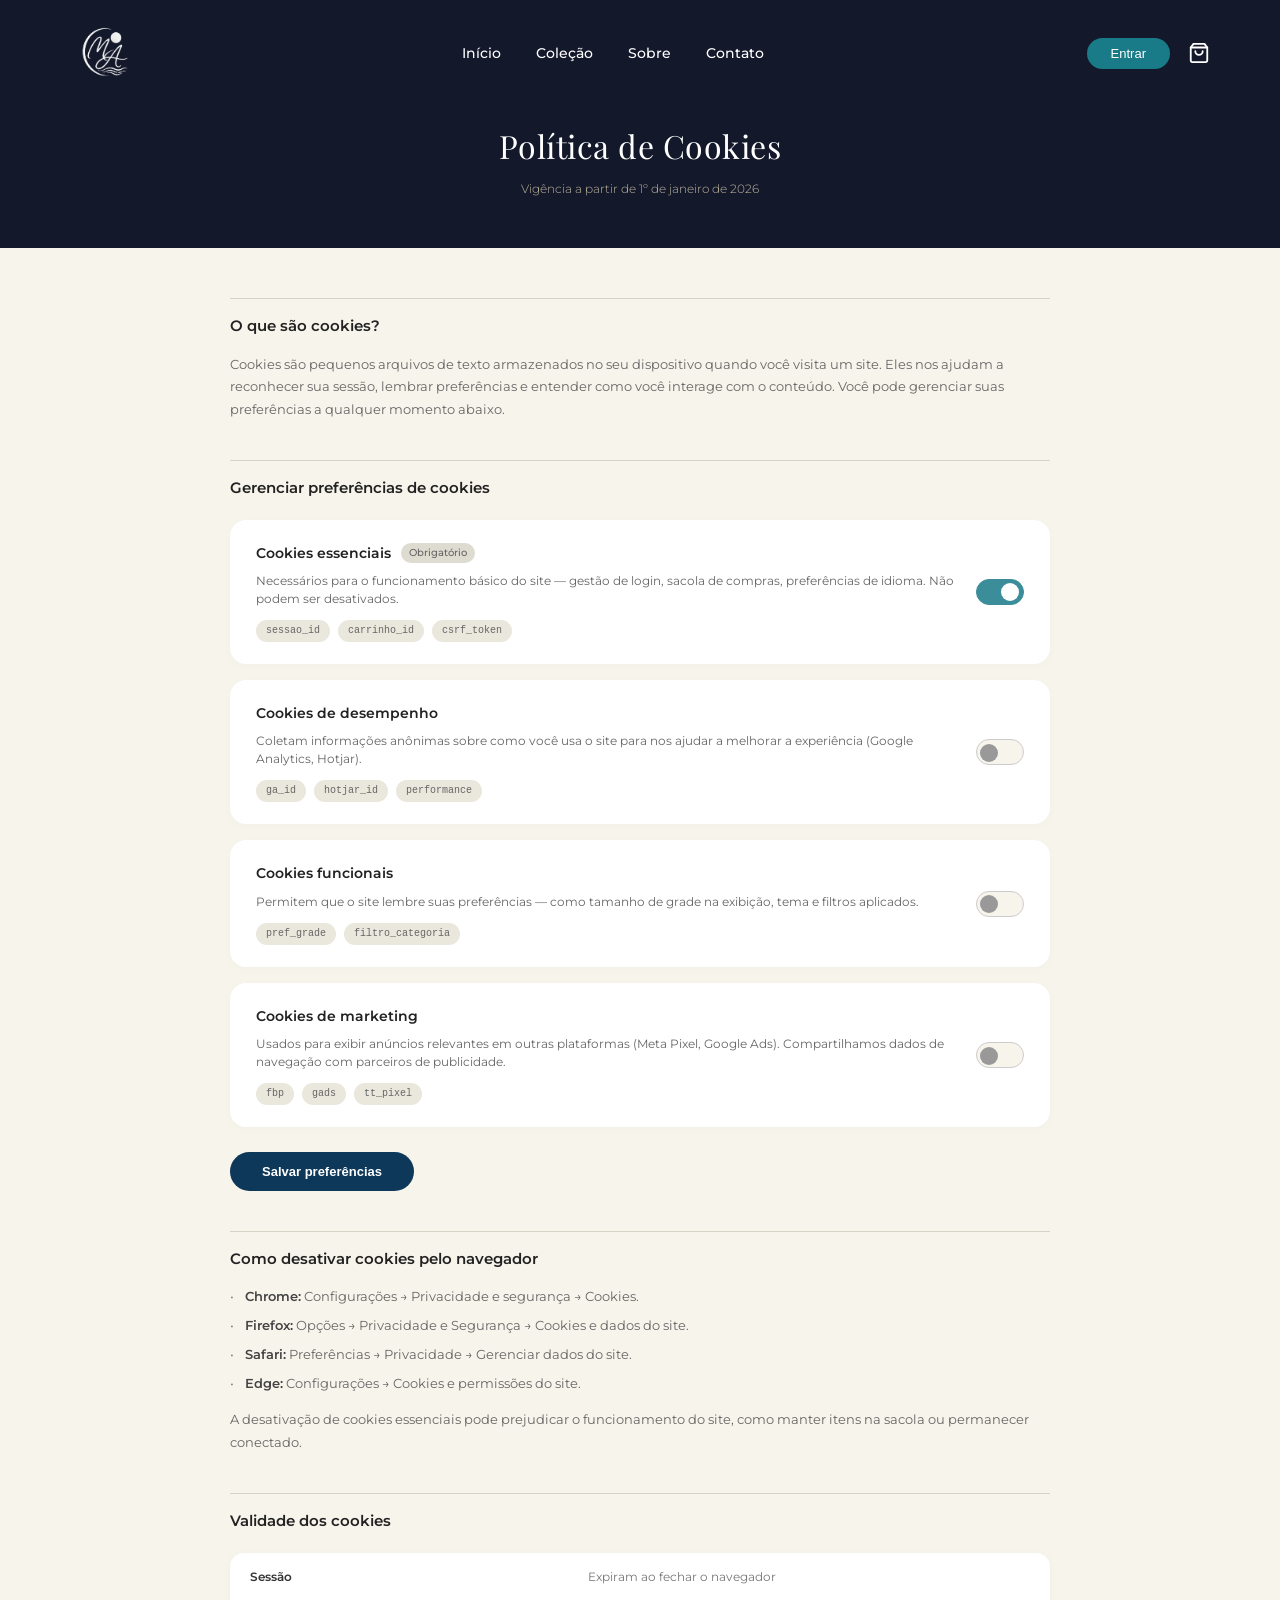
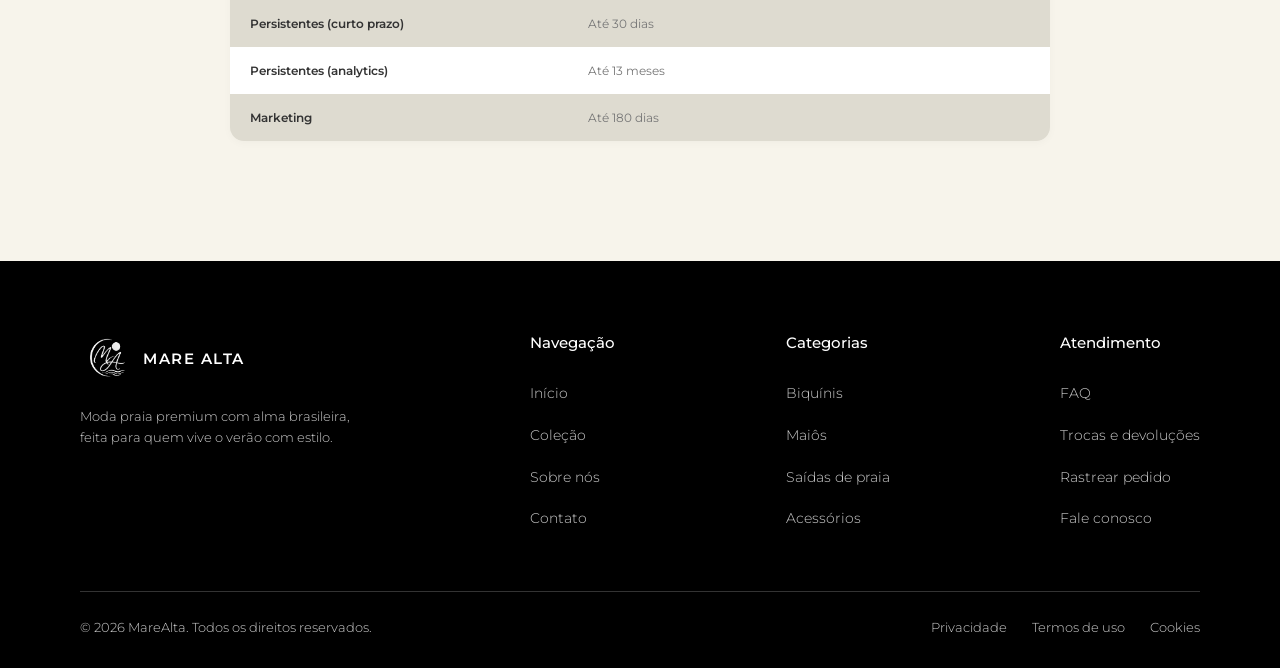
<file: HTML/cookies.html>
<!DOCTYPE html>
<html lang="pt-BR">
<head>
  <meta charset="UTF-8">
  <meta name="viewport" content="width=device-width, initial-scale=1.0">
  <title>Política de Cookies - MaréAlta</title>
  
  <link rel="preconnect" href="https://fonts.googleapis.com">
  <link rel="preconnect" href="https://fonts.gstatic.com" crossorigin>
  <link href="https://fonts.googleapis.com/css2?family=Montserrat:wght@300;400;500;600;700&family=Playfair+Display:ital,wght@0,500;0,600;1,400&display=swap" rel="stylesheet">
  
  <link rel="stylesheet" href="../CSS/cookies.css">
</head>
<body>

  <header id="cabecalho-principal">
    <div class="container-cabecalho">
      <a href="../index.html" class="logo">
        <img src="../imgs/seunome.png" alt="MaréAlta" class="icone-logo" id="header-logo">
      </a>

      <nav class="menu-navegacao">
        <a href="../index.html">Início</a>
        <a href="carrinho.html">Coleção</a>
        <a href="sobre.html">Sobre</a>
        <a href="../index.html#contato">Contato</a>
      </nav>

      <div class="acoes-cabecalho">
        <button class="botao-entrar">Entrar</button>
        <button class="botao-carrinho" aria-label="Carrinho de compras">
          <svg width="22" height="22" viewBox="0 0 24 24" fill="none" stroke="currentColor" stroke-width="2" stroke-linecap="round" stroke-linejoin="round">
            <path d="M6 2L3 6v14a2 2 0 0 0 2 2h14a2 2 0 0 0 2-2V6l-3-4z"></path>
            <line x1="3" y1="6" x2="21" y2="6"></line>
            <path d="M16 10a4 4 0 0 1-8 0"></path>
          </svg>
        </button>
      </div>
    </div>
  </header>

  <section class="banner-cookies">
    <div class="container-banner">
      <h1>Política de Cookies</h1>
      <p class="data-atualizacao">Vigência a partir de 1º de janeiro de 2026</p>
    </div>
  </section>

  <main class="conteudo-cookies">
    <div class="container-texto">

      <section class="topico-cookies">
        <h2>O que são cookies?</h2>
        <p>Cookies são pequenos arquivos de texto armazenados no seu dispositivo quando você visita um site. Eles nos ajudam a reconhecer sua sessão, lembrar preferências e entender como você interage com o conteúdo. Você pode gerenciar suas preferências a qualquer momento abaixo.</p>
      </section>

      <section class="topico-cookies">
        <h2>Gerenciar preferências de cookies</h2>
        
        <div class="lista-cards-cookies">
          
          <div class="card-cookie">
            <div class="card-info">
              <h3>Cookies essenciais <span class="badge-obrigatorio">Obrigatório</span></h3>
              <p>Necessários para o funcionamento básico do site — gestão de login, sacola de compras, preferências de idioma. Não podem ser desativados.</p>
              <div class="tag-list">
                <span class="tag-item">sessao_id</span>
                <span class="tag-item">carrinho_id</span>
                <span class="tag-item">csrf_token</span>
              </div>
            </div>
            <div class="card-acao">
              <label class="switch">
                <input type="checkbox" checked disabled aria-label="Cookies essenciais obrigatórios">
                <span class="slider"></span>
              </label>
            </div>
          </div>

          <div class="card-cookie">
            <div class="card-info">
              <h3>Cookies de desempenho</h3>
              <p>Coletam informações anônimas sobre como você usa o site para nos ajudar a melhorar a experiência (Google Analytics, Hotjar).</p>
              <div class="tag-list">
                <span class="tag-item">ga_id</span>
                <span class="tag-item">hotjar_id</span>
                <span class="tag-item">performance</span>
              </div>
            </div>
            <div class="card-acao">
              <label class="switch">
                <input type="checkbox" id="cookie-desempenho" aria-label="Ativar cookies de desempenho">
                <span class="slider"></span>
              </label>
            </div>
          </div>

          <div class="card-cookie">
            <div class="card-info">
              <h3>Cookies funcionais</h3>
              <p>Permitem que o site lembre suas preferências — como tamanho de grade na exibição, tema e filtros aplicados.</p>
              <div class="tag-list">
                <span class="tag-item">pref_grade</span>
                <span class="tag-item">filtro_categoria</span>
              </div>
            </div>
            <div class="card-acao">
              <label class="switch">
                <input type="checkbox" id="cookie-funcionais" aria-label="Ativar cookies funcionais">
                <span class="slider"></span>
              </label>
            </div>
          </div>

          <div class="card-cookie">
            <div class="card-info">
              <h3>Cookies de marketing</h3>
              <p>Usados para exibir anúncios relevantes em outras plataformas (Meta Pixel, Google Ads). Compartilhamos dados de navegação com parceiros de publicidade.</p>
              <div class="tag-list">
                <span class="tag-item">fbp</span>
                <span class="tag-item">gads</span>
                <span class="tag-item">tt_pixel</span>
              </div>
            </div>
            <div class="card-acao">
              <label class="switch">
                <input type="checkbox" id="cookie-marketing" aria-label="Ativar cookies de marketing">
                <span class="slider"></span>
              </label>
            </div>
          </div>

        </div>

        <button type="button" class="btn-salvar-preferencias">Salvar preferências</button>
      </section>

      <section class="topico-cookies">
        <h2>Como desativar cookies pelo navegador</h2>
        <ul class="lista-instrucoes-navegador">
          <li><strong>Chrome:</strong> Configurações → Privacidade e segurança → Cookies.</li>
          <li><strong>Firefox:</strong> Opções → Privacidade e Segurança → Cookies e dados do site.</li>
          <li><strong>Safari:</strong> Preferências → Privacidade → Gerenciar dados do site.</li>
          <li><strong>Edge:</strong> Configurações → Cookies e permissões do site.</li>
        </ul>
        <p class="nota-desativacao">A desativação de cookies essenciais pode prejudicar o funcionamento do site, como manter itens na sacola ou permanecer conectado.</p>
      </section>

      <section class="topico-cookies">
        <h2>Validade dos cookies</h2>
        
        <div class="tabela-validade">
          <div class="linha-tabela linha-impar">
            <div class="coluna-tipo">Sessão</div>
            <div class="coluna-prazo">Expiram ao fechar o navegador</div>
          </div>
          <div class="linha-tabela linha-par">
            <div class="coluna-tipo">Persistentes (curto prazo)</div>
            <div class="coluna-prazo">Até 30 dias</div>
          </div>
          <div class="linha-tabela linha-impar">
            <div class="coluna-tipo">Persistentes (analytics)</div>
            <div class="coluna-prazo">Até 13 meses</div>
          </div>
          <div class="linha-tabela linha-par">
            <div class="coluna-tipo">Marketing</div>
            <div class="coluna-prazo">Até 180 dias</div>
          </div>
        </div>
      </section>

    </div>
  </main>

  <footer class="rodape-principal">
    <div class="container-rodape">
      <div class="grid-rodape">
        <div class="coluna-logo-rodape">
          <div class="brand-rodape" style="display: flex; align-items: center; gap: 8px;">
            <img src="../imgs/seunome.png" alt="Logo Maré Alta" style="height: 55px; width: auto; object-fit: contain;">
            <span class="texto-brand-rodape">MARE ALTA</span>
          </div>
          <p class="descricao-rodape">
            Moda praia premium com alma brasileira, feita para quem vive o verão com estilo.
          </p>
        </div>
        <div class="coluna-links-rodape">
          <h4>Navegação</h4>
          <ul>
            <li><a href="../index.html#inicio">Início</a></li>
            <li><a href="colecao.html">Coleção</a></li>
            <li><a href="Sobre.html">Sobre nós</a></li>
            <li><a href="../index.html#contato">Contato</a></li>
          </ul>
        </div>
        <div class="coluna-links-rodape">
          <h4>Categorias</h4>
          <ul>
            <li><a href="../index.html#categorias">Biquínis</a></li>
            <li><a href="../index.html#categorias">Maiôs</a></li>
            <li><a href="../index.html#categorias">Saídas de praia</a></li>
            <li><a href="../index.html#categorias">Acessórios</a></li>
          </ul>
        </div>
        <div class="coluna-links-rodape">
          <h4>Atendimento</h4>
          <ul>
            <li><a href="../index.html#contato">FAQ</a></li>
            <li><a href="../index.html#contato">Trocas e devoluções</a></li>
            <li><a href="rastreio.html">Rastrear pedido</a></li>
            <li><a href="../index.html#contato">Fale conosco</a></li>
          </ul>
        </div>
      </div>
      <div class="linha-divisor-rodape"></div>
      <div class="rodape-bottom">
        <p>© 2026 MareAlta. Todos os direitos reservados.</p>
        <div class="links-legais-rodape">
          <a href="privacidade.html">Privacidade</a>
          <a href="termos.html">Termos de uso</a>
          <a href="cookies.html">Cookies</a>
        </div>
      </div>
    </div>
  </footer>

  <div id="modal-auth" class="modal-sobreposicao">
    <div class="modal-conteudo">
      <button id="fechar-modal" class="btn-fechar" aria-label="Fechar modal">×</button>
      
      <div id="container-abas" class="modal-abas">
        <button class="aba-btn ativo" data-tab="login">Entrar</button>
        <button class="aba-btn" data-tab="cadastro">Cadastrar</button>
      </div>

      <div id="tab-login" class="conteudo-aba ativo">
        <form id="form-login">
          <div class="campo-grupo">
            <label for="login-email">E-mail</label>
            <input type="email" id="login-email" placeholder="seu@email.com" required>
          </div>
          <div class="campo-grupo">
            <label for="login-senha">Senha</label>
            <div class="wrapper-senha">
              <input type="password" id="login-senha" placeholder="Sua senha" required>
              <button type="button" class="btn-toggle-senha" aria-label="Mostrar senha"></button>
            </div>
          </div>
          <a href="#" id="link-ir-recuperar" class="link-esqueceu-senha">Esqueceu sua senha?</a>
          <button type="submit" id="btn-login-submit" class="btn-submit">Entrar</button>
        </form>
      </div>

      <div id="tab-cadastro" class="conteudo-aba">
        <form id="form-cadastro">
          <div class="campo-grupo">
            <label for="cad-nome">Nome Completo</label>
            <input type="text" id="cad-nome" placeholder="Seu nome" required>
          </div>
          <div class="campo-grupo">
            <label for="cad-email">E-mail</label>
            <input type="email" id="cad-email" placeholder="seu@email.com" required>
          </div>
          <div class="campo-grupo">
            <label for="cad-senha">Senha</label>
            <div class="wrapper-senha">
              <input type="password" id="cad-senha" placeholder="Crie uma senha" required>
              <button type="button" class="btn-toggle-senha" aria-label="Mostrar senha"></button>
            </div>
          </div>
          <div class="campo-grupo">
            <label for="cad-confirmar">Confirmar Senha</label>
            <div class="wrapper-senha">
              <input type="password" id="cad-confirmar" placeholder="Repita a senha" required>
              <button type="button" class="btn-toggle-senha" aria-label="Mostrar senha"></button>
            </div>
          </div>
          <button type="submit" id="btn-cadastro-submit" class="btn-submit">Criar Conta</button>
        </form>
      </div>

      <div id="tab-recuperar" class="conteudo-aba">
        <h3>Recuperar Senha</h3>
        <p class="instrucao-recuperar">Informe o e-mail cadastrado para receber as instruções de redefinição.</p>
        <form id="form-recuperar">
          <div class="campo-grupo">
            <label for="rec-email">E-mail</label>
            <input type="email" id="rec-email" placeholder="seu@email.com" required>
          </div>
          <button type="submit" class="btn-submit">Enviar Link</button>
          <a href="#" id="link-voltar-login" class="link-voltar">Voltar para o Login</a>
        </form>
      </div>
    </div>
  </div>

  <script src="../JS/cookies.js"></script>
  <script src="../JS/perfil-global.js"></script>
</body>
</html>
</file>
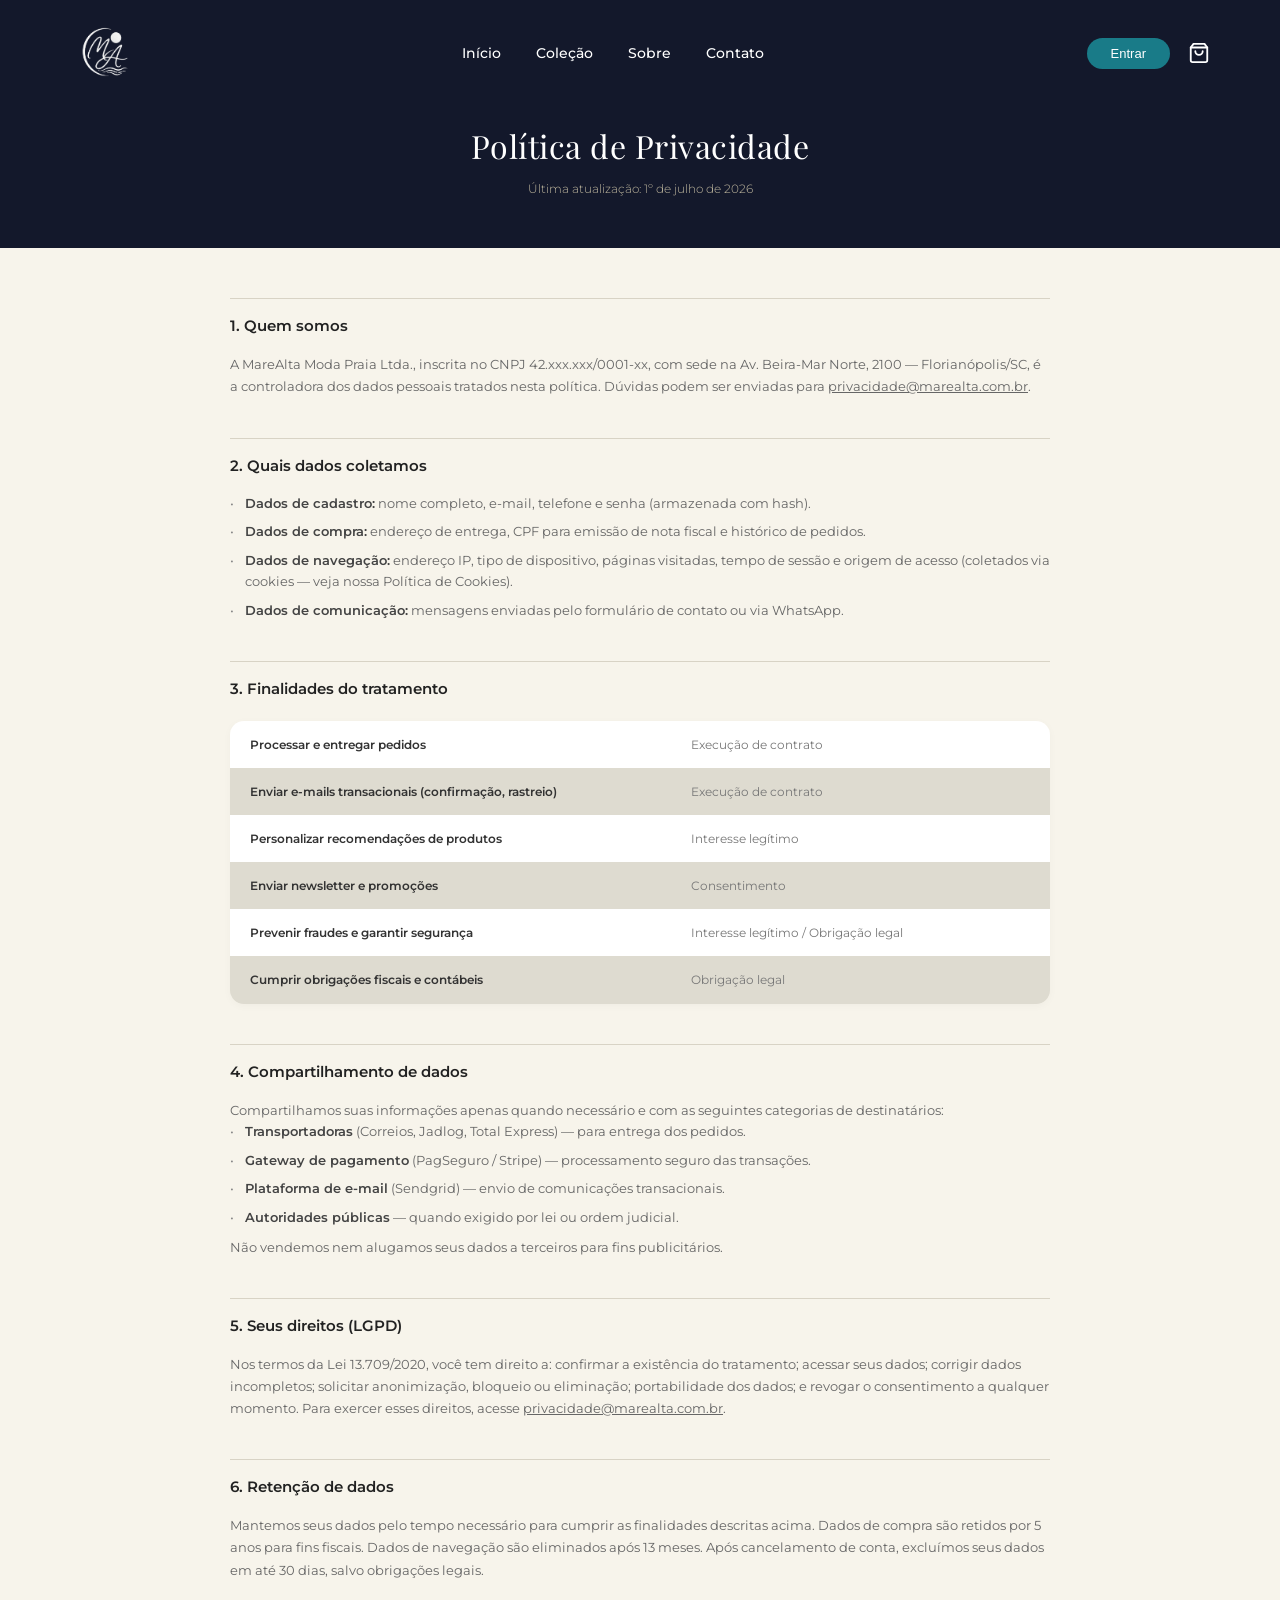
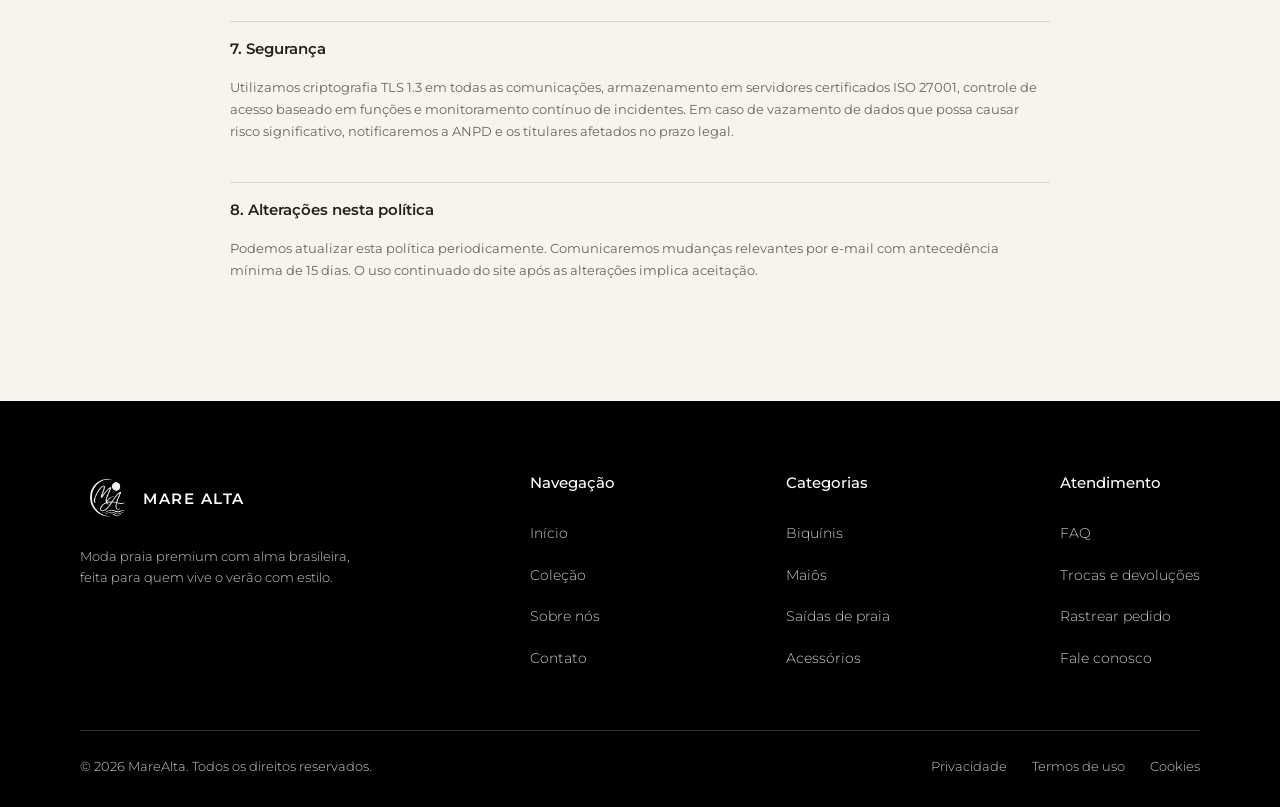
<file: HTML/privacidade.html>
<!DOCTYPE html>
<html lang="pt-BR">
<head>
  <meta charset="UTF-8">
  <meta name="viewport" content="width=device-width, initial-scale=1.0">
  <title>Política de Privacidade - MaréAlta</title>
  
  <link rel="preconnect" href="https://fonts.googleapis.com">
  <link rel="preconnect" href="https://fonts.gstatic.com" crossorigin>
  <link href="https://fonts.googleapis.com/css2?family=Montserrat:wght@300;400;500;600;700&family=Playfair+Display:ital,wght@0,500;0,600;1,400&display=swap" rel="stylesheet">
  
  <link rel="stylesheet" href="../CSS/privacidade.css">
</head>
<body>

  <header id="cabecalho-principal">
    <div class="container-cabecalho">
      <a href="../index.html" class="logo">
        <img src="../imgs/seunome.png" alt="MaréAlta" class="icone-logo">
      </a>

      <nav class="menu-navegacao">
        <a href="../index.html">Início</a>
        <a href="colecao.html">Coleção</a>
        <a href="Sobre.html">Sobre</a>
        <a href="../index.html#contato">Contato</a>
      </nav>

      <div class="acoes-cabecalho">
        <button class="botao-entrar">Entrar</button>
        <button class="botao-carrinho" aria-label="Carrinho de compras">
          <svg width="22" height="22" viewBox="0 0 24 24" fill="none" stroke="currentColor" stroke-width="2" stroke-linecap="round" stroke-linejoin="round">
            <path d="M6 2L3 6v14a2 2 0 0 0 2 2h14a2 2 0 0 0 2-2V6l-3-4z"></path>
            <line x1="3" y1="6" x2="21" y2="6"></line>
            <path d="M16 10a4 4 0 0 1-8 0"></path>
          </svg>
        </button>
      </div>
    </div>
  </header>

  <section class="banner-privacidade">
    <div class="container-banner">
      <h1>Política de Privacidade</h1>
      <p class="data-atualizacao">Última atualização: 1º de julho de 2026</p>
    </div>
  </section>

  <main class="conteudo-privacidade">
    <div class="container-texto">

      <section class="topico-privacidade">
        <h2>1. Quem somos</h2>
        <p>A MareAlta Moda Praia Ltda., inscrita no CNPJ 42.xxx.xxx/0001-xx, com sede na Av. Beira-Mar Norte, 2100 — Florianópolis/SC, é a controladora dos dados pessoais tratados nesta política. Dúvidas podem ser enviadas para <a href="mailto:privacidade@marealta.com.br" class="link-contato">privacidade@marealta.com.br</a>.</p>
      </section>

      <section class="topico-privacidade">
        <h2>2. Quais dados coletamos</h2>
        <ul class="lista-dados">
          <li><strong>Dados de cadastro:</strong> nome completo, e-mail, telefone e senha (armazenada com hash).</li>
          <li><strong>Dados de compra:</strong> endereço de entrega, CPF para emissão de nota fiscal e histórico de pedidos.</li>
          <li><strong>Dados de navegação:</strong> endereço IP, tipo de dispositivo, páginas visitadas, tempo de sessão e origem de acesso (coletados via cookies — veja nossa Política de Cookies).</li>
          <li><strong>Dados de comunicação:</strong> mensagens enviadas pelo formulário de contato ou via WhatsApp.</li>
        </ul>
      </section>

      <section class="topico-privacidade">
        <h2>3. Finalidades do tratamento</h2>
        
        <div class="tabela-finalidades">
          <div class="linha-tabela linha-impar">
            <div class="coluna-finalidade">Processar e entregar pedidos</div>
            <div class="coluna-base">Execução de contrato</div>
          </div>
          <div class="linha-tabela linha-par">
            <div class="coluna-finalidade">Enviar e-mails transacionais (confirmação, rastreio)</div>
            <div class="coluna-base">Execução de contrato</div>
          </div>
          <div class="linha-tabela linha-impar">
            <div class="coluna-finalidade">Personalizar recomendações de produtos</div>
            <div class="coluna-base">Interesse legítimo</div>
          </div>
          <div class="linha-tabela linha-par">
            <div class="coluna-finalidade">Enviar newsletter e promoções</div>
            <div class="coluna-base">Consentimento</div>
          </div>
          <div class="linha-tabela linha-impar">
            <div class="coluna-finalidade">Prevenir fraudes e garantir segurança</div>
            <div class="coluna-base">Interesse legítimo / Obrigação legal</div>
          </div>
          <div class="linha-tabela linha-par">
            <div class="coluna-finalidade">Cumprir obrigações fiscais e contábeis</div>
            <div class="coluna-base">Obrigação legal</div>
          </div>
        </div>
      </section>

      <section class="topico-privacidade">
        <h2>4. Compartilhamento de dados</h2>
        <p>Compartilhamos suas informações apenas quando necessário e com as seguintes categorias de destinatários:</p>
        <ul class="lista-destinatarios">
          <li><strong>Transportadoras</strong> (Correios, Jadlog, Total Express) — para entrega dos pedidos.</li>
          <li><strong>Gateway de pagamento</strong> (PagSeguro / Stripe) — processamento seguro das transações.</li>
          <li><strong>Plataforma de e-mail</strong> (Sendgrid) — envio de comunicações transacionais.</li>
          <li><strong>Autoridades públicas</strong> — quando exigido por lei ou ordem judicial.</li>
        </ul>
        <p>Não vendemos nem alugamos seus dados a terceiros para fins publicitários.</p>
      </section>

      <section class="topico-privacidade">
        <h2>5. Seus direitos (LGPD)</h2>
        <p>Nos termos da Lei 13.709/2020, você tem direito a: confirmar a existência do tratamento; acessar seus dados; corrigir dados incompletos; solicitar anonimização, bloqueio ou eliminação; portabilidade dos dados; e revogar o consentimento a qualquer momento. Para exercer esses direitos, acesse <a href="mailto:privacidade@marealta.com.br" class="link-contato">privacidade@marealta.com.br</a>.</p>
      </section>

      <section class="topico-privacidade">
        <h2>6. Retenção de dados</h2>
        <p>Mantemos seus dados pelo tempo necessário para cumprir as finalidades descritas acima. Dados de compra são retidos por 5 anos para fins fiscais. Dados de navegação são eliminados após 13 meses. Após cancelamento de conta, excluímos seus dados em até 30 dias, salvo obrigações legais.</p>
      </section>

      <section class="topico-privacidade">
        <h2>7. Segurança</h2>
        <p>Utilizamos criptografia TLS 1.3 em todas as comunicações, armazenamento em servidores certificados ISO 27001, controle de acesso baseado em funções e monitoramento contínuo de incidentes. Em caso de vazamento de dados que possa causar risco significativo, notificaremos a ANPD e os titulares afetados no prazo legal.</p>
      </section>

      <section class="topico-privacidade">
        <h2>8. Alterações nesta política</h2>
        <p>Podemos atualizar esta política periodicamente. Comunicaremos mudanças relevantes por e-mail com antecedência mínima de 15 dias. O uso continuado do site após as alterações implica aceitação.</p>
      </section>

    </div>
  </main>

  <footer class="rodape-principal">
    <div class="container-rodape">
      <div class="grid-rodape">
        <div class="coluna-logo-rodape">
          <div class="brand-rodape" style="display: flex; align-items: center; gap: 8px;">
            <img src="../imgs/seunome.png" alt="Logo Maré Alta" style="height: 55px; width: auto; object-fit: contain;">
            <span class="texto-brand-rodape">MARE ALTA</span>
          </div>
          <p class="descricao-rodape">
            Moda praia premium com alma brasileira, feita para quem vive o verão com estilo.
          </p>
        </div>
        <div class="coluna-links-rodape">
          <h4>Navegação</h4>
          <ul>
            <li><a href="../index.html#inicio">Início</a></li>
            <li><a href="colecao.html">Coleção</a></li>
            <li><a href="Sobre.html">Sobre nós</a></li>
            <li><a href="../index.html#contato">Contato</a></li>
          </ul>
        </div>
        <div class="coluna-links-rodape">
          <h4>Categorias</h4>
          <ul>
            <li><a href="../index.html#categorias">Biquínis</a></li>
            <li><a href="../index.html#categorias">Maiôs</a></li>
            <li><a href="../index.html#categorias">Saídas de praia</a></li>
            <li><a href="../index.html#categorias">Acessórios</a></li>
          </ul>
        </div>
        <div class="coluna-links-rodape">
          <h4>Atendimento</h4>
          <ul>
            <li><a href="../index.html#contato">FAQ</a></li>
            <li><a href="../index.html#contato">Trocas e devoluções</a></li>
            <li><a href="rastreio.html">Rastrear pedido</a></li>
            <li><a href="../index.html#contato">Fale conosco</a></li>
          </ul>
        </div>
      </div>
      <div class="linha-divisor-rodape"></div>
      <div class="rodape-bottom">
        <p>© 2026 MareAlta. Todos os direitos reservados.</p>
        <div class="links-legais-rodape">
          <a href="privacidade.html">Privacidade</a>
          <a href="termos.html">Termos de uso</a>
          <a href="cookies.html">Cookies</a>
        </div>
      </div>
    </div>
  </footer>

  <div id="modal-auth" class="modal-sobreposicao">
    <div class="modal-conteudo">
      <button id="fechar-modal" class="btn-fechar" aria-label="Fechar modal">×</button>
      
      <div id="container-abas" class="modal-abas">
        <button class="aba-btn ativo" data-tab="login">Entrar</button>
        <button class="aba-btn" data-tab="cadastro">Cadastrar</button>
      </div>

      <div id="tab-login" class="conteudo-aba ativo">
        <form id="form-login">
          <div class="campo-grupo">
            <label for="login-email">E-mail</label>
            <input type="email" id="login-email" placeholder="seu@email.com" required>
          </div>
          <div class="campo-grupo">
            <label for="login-senha">Senha</label>
            <div class="wrapper-senha">
              <input type="password" id="login-senha" placeholder="Sua senha" required>
              <button type="button" class="btn-toggle-senha" aria-label="Mostrar senha"></button>
            </div>
          </div>
          <a href="#" id="link-ir-recuperar" class="link-esqueceu-senha">Esqueceu sua senha?</a>
          <button type="submit" id="btn-login-submit" class="btn-submit">Entrar</button>
        </form>
      </div>

      <div id="tab-cadastro" class="conteudo-aba">
        <form id="form-cadastro">
          <div class="campo-grupo">
            <label for="cad-nome">Nome Completo</label>
            <input type="text" id="cad-nome" placeholder="Seu nome" required>
          </div>
          <div class="campo-grupo">
            <label for="cad-email">E-mail</label>
            <input type="email" id="cad-email" placeholder="seu@email.com" required>
          </div>
          <div class="campo-grupo">
            <label for="cad-senha">Senha</label>
            <div class="wrapper-senha">
              <input type="password" id="cad-senha" placeholder="Crie uma senha" required>
              <button type="button" class="btn-toggle-senha" aria-label="Mostrar senha"></button>
            </div>
          </div>
          <div class="campo-grupo">
            <label for="cad-confirmar">Confirmar Senha</label>
            <div class="wrapper-senha">
              <input type="password" id="cad-confirmar" placeholder="Repita a senha" required>
              <button type="button" class="btn-toggle-senha" aria-label="Mostrar senha"></button>
            </div>
          </div>
          <button type="submit" id="btn-cadastro-submit" class="btn-submit">Criar Conta</button>
        </form>
      </div>

      <div id="tab-recuperar" class="conteudo-aba">
        <h3>Recuperar Senha</h3>
        <p class="instrucao-recuperar">Informe o e-mail cadastrado para receber as instruções de redefinição.</p>
        <form id="form-recuperar">
          <div class="campo-grupo">
            <label for="rec-email">E-mail</label>
            <input type="email" id="rec-email" placeholder="seu@email.com" required>
          </div>
          <button type="submit" class="btn-submit">Enviar Link</button>
          <a href="#" id="link-voltar-login" class="link-voltar">Voltar para o Login</a>
        </form>
      </div>
    </div>
  </div>

  <script src="../JS/script.js"></script>
  <script src="../JS/perfil-global.js"></script>
</body>
</html>
</file>
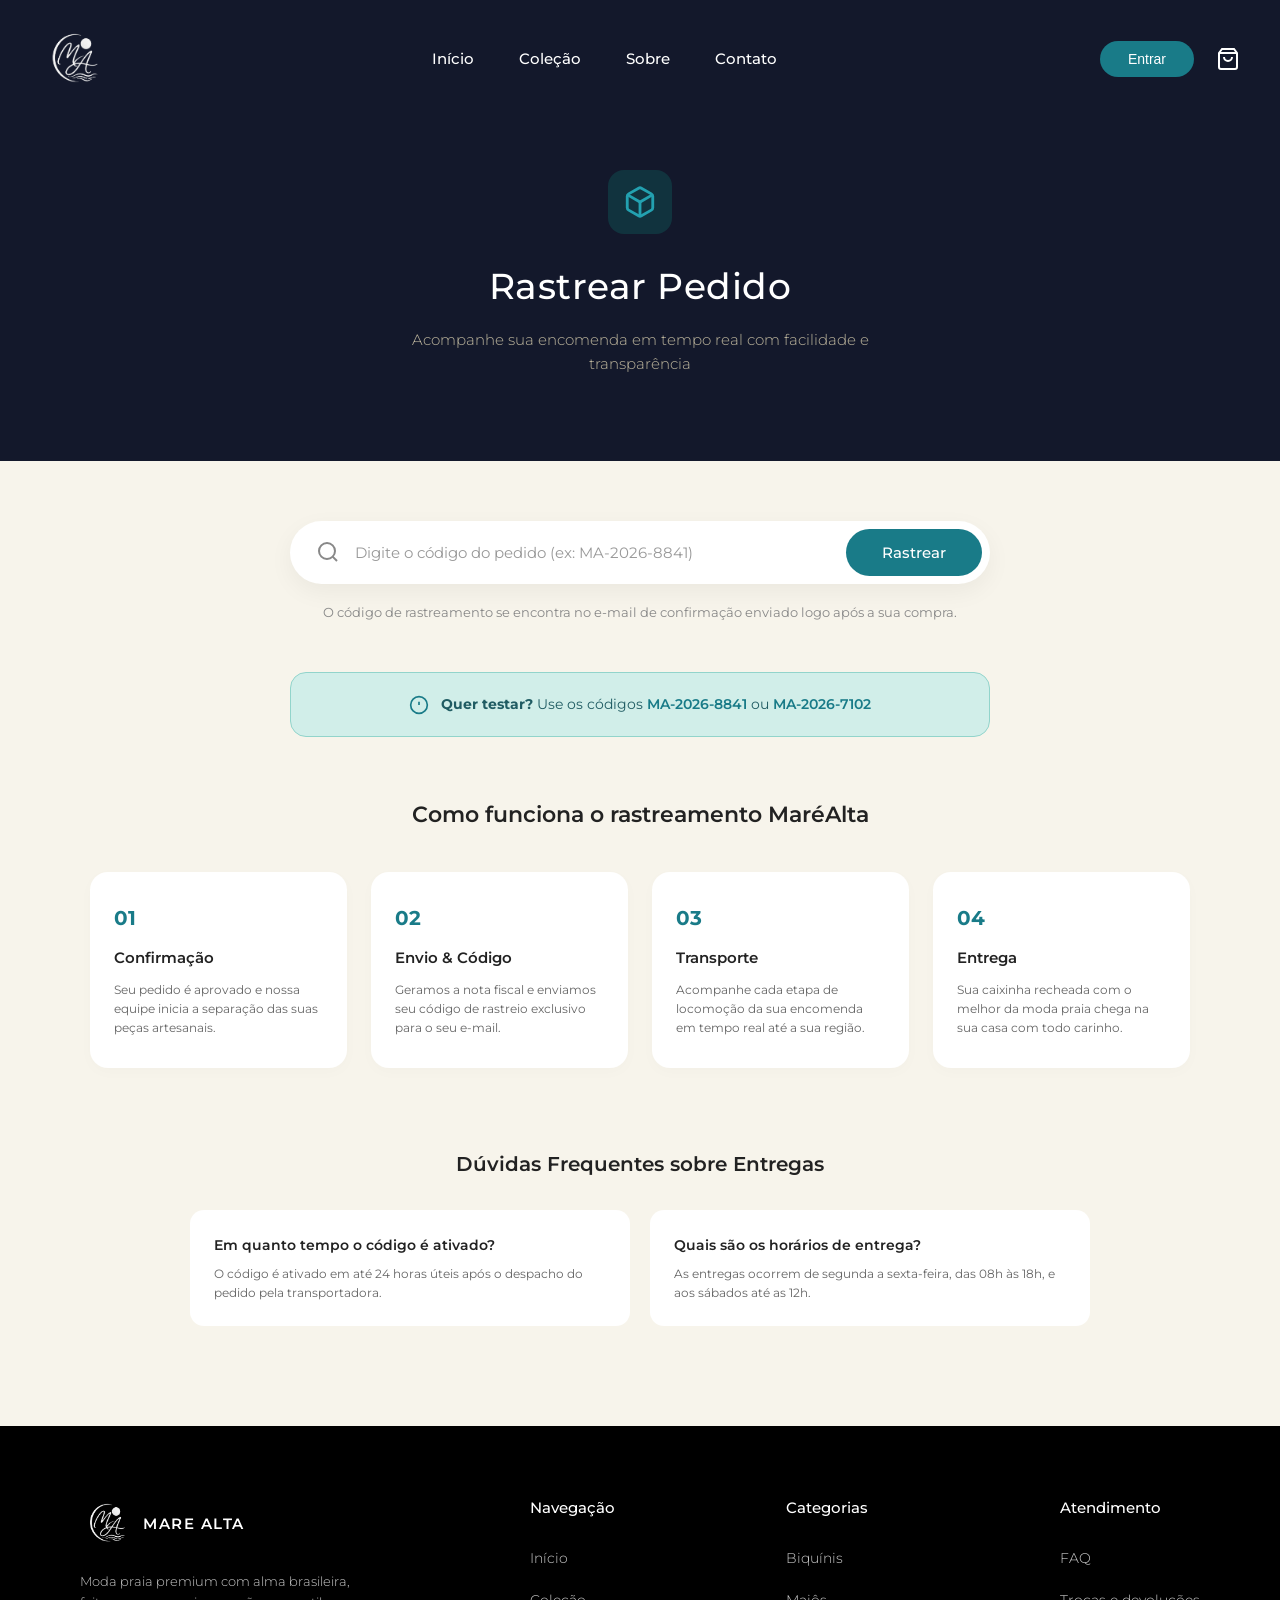
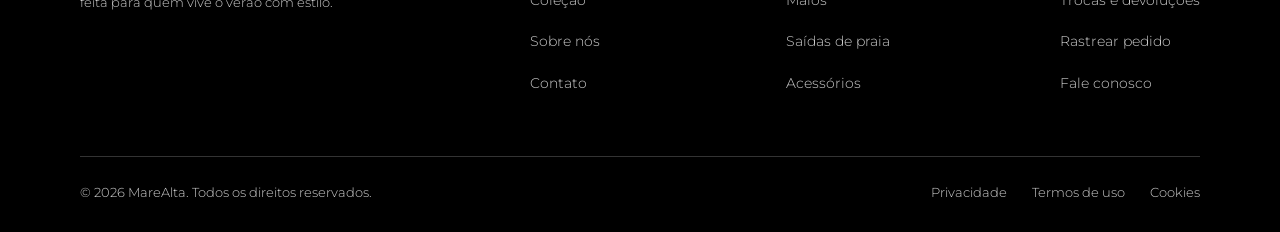
<file: HTML/rastreio.html>
<!DOCTYPE html>
<html lang="pt-BR">
<head>
  <meta charset="UTF-8">
  <meta name="viewport" content="width=device-width, initial-scale=1.0">
  <title>Rastrear Pedido - MaréAlta</title>
  
  <link rel="preconnect" href="https://fonts.googleapis.com">
  <link rel="preconnect" href="https://fonts.gstatic.com" crossorigin>
  <link href="https://fonts.googleapis.com/css2?family=Montserrat:wght@300;400;500;600;700&family=Playfair+Display:ital,wght@0,500;0,600;1,400&display=swap" rel="stylesheet">
  
  <link rel="stylesheet" href="../CSS/rastreio.css">
</head>
<body>

  <header id="cabecalho-principal">
    <div class="container-cabecalho">
      <a href="../index.html" class="logo">
        <img src="../imgs/seunome.png" alt="MaréAlta" class="icone-logo" id="header-logo">
      </a>
      <nav class="menu-navegacao">
        <a href="../index.html">Início</a>
        <a href="colecao.html">Coleção</a>
        <a href="Sobre.html">Sobre</a>
        <a href="../index.html#contato">Contato</a>
      </nav>
      <div class="acoes-cabecalho">
        <button class="botao-entrar">Entrar</button>
        <button class="botao-carrinho" aria-label="Carrinho de compras">
          <svg width="24" height="24" viewBox="0 0 24 24" fill="none" stroke="currentColor" stroke-width="2"><path d="M6 2L3 6v14a2 2 0 0 0 2 2h14a2 2 0 0 0 2-2V6l-3-4z"></path><line x1="3" y1="6" x2="21" y2="6"></line><path d="M16 10a4 4 0 0 1-8 0"></path></svg>
        </button>
      </div>
    </div>
  </header>

  <section class="banner-rastreio">
    <div class="container-banner">
      <div class="icone-pacote-wrapper">
        <svg width="34" height="34" viewBox="0 0 24 24" fill="none" stroke="#23a1b0" stroke-width="2"><path d="M21 16V8a2 2 0 0 0-1-1.73l-7-4a2 2 0 0 0-2 0l-7 4A2 2 0 0 0 3 8v8a2 2 0 0 0 1 1.73l7 4a2 2 0 0 0 2 0l7-4A2 2 0 0 0 21 16z"></path><polyline points="3.27 6.96 12 12.01 20.73 6.96"></polyline><line x1="12" y1="22.08" x2="12" y2="12"></line></svg>
      </div>
      <h1>Rastrear Pedido</h1>
      <p class="subtitulo-banner">Acompanhe sua encomenda em tempo real com facilidade e transparência</p>
    </div>
  </section>

  <main class="conteudo-rastreio">
    
    <div class="container-busca-rastreio">
      <form id="form-rastreio" class="bar-busca-rastreio">
        <svg class="icone-lupa" width="24" height="24" viewBox="0 0 24 24" fill="none" stroke="#888888" stroke-width="2"><circle cx="11" cy="11" r="8"></circle><line x1="21" y1="21" x2="16.65" y2="16.65"></line></svg>
        <input type="text" id="input-codigo-rastreio" placeholder="Digite o código do pedido (ex: MA-2026-8841)" required autocomplete="off">
        <button type="submit" class="btn-buscar-rastreio">Rastrear</button>
      </form>
      <p class="dica-codigo">O código de rastreamento se encontra no e-mail de confirmação enviado logo após a sua compra.</p>
    </div>

    <div id="visao-inicial" class="painel-transicao ativo">
      <div class="caixa-alerta-teste">
        <svg class="icone-info" width="20" height="20" viewBox="0 0 24 24" fill="none" stroke="#197b88" stroke-width="2"><circle cx="12" cy="12" r="10"></circle><line x1="12" y1="8" x2="12" y2="12"></line><line x1="12" y1="16" x2="12.01" y2="16"></line></svg>
        <p><strong>Quer testar?</strong> Use os códigos <span class="codigo-destaque">MA-2026-8841</span> ou <span class="codigo-destaque">MA-2026-7102</span></p>
      </div>

      <section class="secao-passos-rastreio">
        <h2 class="titulo-secao-passos">Como funciona o rastreamento MaréAlta</h2>
        <div class="grid-passos">
          <div class="card-passo"><div class="numero-passo">01</div><h3>Confirmação</h3><p>Seu pedido é aprovado e nossa equipe inicia a separação das suas peças artesanais.</p></div>
          <div class="card-passo"><div class="numero-passo">02</div><h3>Envio & Código</h3><p>Geramos a nota fiscal e enviamos seu código de rastreio exclusivo para o seu e-mail.</p></div>
          <div class="card-passo"><div class="numero-passo">03</div><h3>Transporte</h3><p>Acompanhe cada etapa de locomoção da sua encomenda em tempo real até a sua região.</p></div>
          <div class="card-passo"><div class="numero-passo">04</div><h3>Entrega</h3><p>Sua caixinha recheada com o melhor da moda praia chega na sua casa com todo carinho.</p></div>
        </div>
      </section>

      <section class="secao-duvidas-rastreio">
        <h2>Dúvidas Frequentes sobre Entregas</h2>
        <div class="grid-duvidas">
          <div class="card-duvida"><h4>Em quanto tempo o código é ativado?</h4><p>O código é ativado em até 24 horas úteis após o despacho do pedido pela transportadora.</p></div>
          <div class="card-duvida"><h4>Quais são os horários de entrega?</h4><p>As entregas ocorrem de segunda a sexta-feira, das 08h às 18h, e aos sábados até as 12h.</p></div>
        </div>
      </section>
    </div>

    <div id="visao-resultado" class="painel-transicao oculto">
      
      <div class="container-botao-voltar">
        <button id="btn-voltar-codigos" class="btn-voltar-codigos">
          <svg width="18" height="18" viewBox="0 0 24 24" fill="none" stroke="currentColor" stroke-width="2"><polyline points="15 18 9 12 15 6"></polyline></svg>
          Voltar para os códigos
        </button>
      </div>

      <div class="card-detalhes-pedido">
        <div class="cabecalho-card-detalhes">
          <div>
            <span class="label-pequeno">Código do pedido</span>
            <h2 id="res-codigo-pedido">MA-2026-7102</h2>
          </div>
          <span class="tag-status" id="res-status-tag">A caminho</span>
        </div>
        <div class="grid-informacoes-pedido">
          <div class="item-info"><span class="label-info">Produtos</span><strong id="res-produtos">Bermuda Floral Surf</strong></div>
          <div class="item-info"><span class="label-info">Transportadora</span><strong id="res-transportadora">Correios (SEDEX)</strong></div>
          <div class="item-info"><span class="label-info">Previsão de entrega</span><strong id="res-previsao" class="texto-destaque-verde">12 de julho de 2026</strong></div>
        </div>
      </div>

      <div class="card-progresso-entrega">
        <h3>Progresso da entrega</h3>
        <div class="linha-progresso-wrapper">
          <div class="linha-trilho"></div>
          <div class="linha-preenchimento" id="res-barra-progresso"></div>
          <div class="etapas-progresso">
            <div class="etapa-item" data-step="1"><div class="circulo-etapa"></div><span>Pedido</span></div>
            <div class="etapa-item" data-step="2"><div class="circulo-etapa"></div><span>Separação</span></div>
            <div class="etapa-item" data-step="3"><div class="circulo-etapa"></div><span>Enviado</span></div>
            <div class="etapa-item" data-step="4"><div class="circulo-etapa"></div><span>Trânsito</span></div>
            <div class="etapa-item" data-step="5"><div class="circulo-etapa"></div><span>Saiu</span></div>
            <div class="etapa-item" data-step="6"><div class="circulo-etapa"></div><span>Entregue</span></div>
          </div>
        </div>
      </div>

      <div class="card-historico-movimentacoes">
        <h3>Histórico de movimentações</h3>
        <div class="timeline-historico" id="res-historico-lista">
        </div>
      </div>

      <div class="card-suporte-ajuda">
        <div class="texto-suporte">
          <h4>Precisa de ajuda?</h4>
          <p>Nossa equipe responde em até 2h úteis.</p>
        </div>
        <a href="https://wa.me/5500000000000" target="_blank" class="btn-whatsapp">Whatsapp</a>
      </div>

    </div>

  </main>

  <footer class="rodape-principal">
    <div class="container-rodape">
      <div class="grid-rodape">
        <div class="coluna-logo-rodape">
          <div class="brand-rodape" style="display: flex; align-items: center; gap: 8px;">
            <img src="../imgs/seunome.png" alt="Logo Maré Alta" style="height: 55px; width: auto; object-fit: contain;">
            <span class="texto-brand-rodape">MARE ALTA</span>
          </div>
          <p class="descricao-rodape">
            Moda praia premium com alma brasileira, feita para quem vive o verão com estilo.
          </p>
        </div>
        <div class="coluna-links-rodape">
          <h4>Navegação</h4>
          <ul>
            <li><a href="../index.html#inicio">Início</a></li>
            <li><a href="colecao.html">Coleção</a></li>
            <li><a href="Sobre.html">Sobre nós</a></li>
            <li><a href="../index.html#contato">Contato</a></li>
          </ul>
        </div>
        <div class="coluna-links-rodape">
          <h4>Categorias</h4>
          <ul>
            <li><a href="../index.html#categorias">Biquínis</a></li>
            <li><a href="../index.html#categorias">Maiôs</a></li>
            <li><a href="../index.html#categorias">Saídas de praia</a></li>
            <li><a href="../index.html#categorias">Acessórios</a></li>
          </ul>
        </div>
        <div class="coluna-links-rodape">
          <h4>Atendimento</h4>
          <ul>
            <li><a href="../index.html#contato">FAQ</a></li>
            <li><a href="../index.html#contato">Trocas e devoluções</a></li>
            <li><a href="rastreio.html">Rastrear pedido</a></li>
            <li><a href="../index.html#contato">Fale conosco</a></li>
          </ul>
        </div>
      </div>
      <div class="linha-divisor-rodape"></div>
      <div class="rodape-bottom">
        <p>© 2026 MareAlta. Todos os direitos reservados.</p>
        <div class="links-legais-rodape">
          <a href="privacidade.html">Privacidade</a>
          <a href="termos.html">Termos de uso</a>
          <a href="cookies.html">Cookies</a>
        </div>
      </div>
    </div>
  </footer>

  <script src="../JS/rastreio.js"></script>
  <script src="../JS/perfil-global.js"></script>
</body>
</html>
</file>
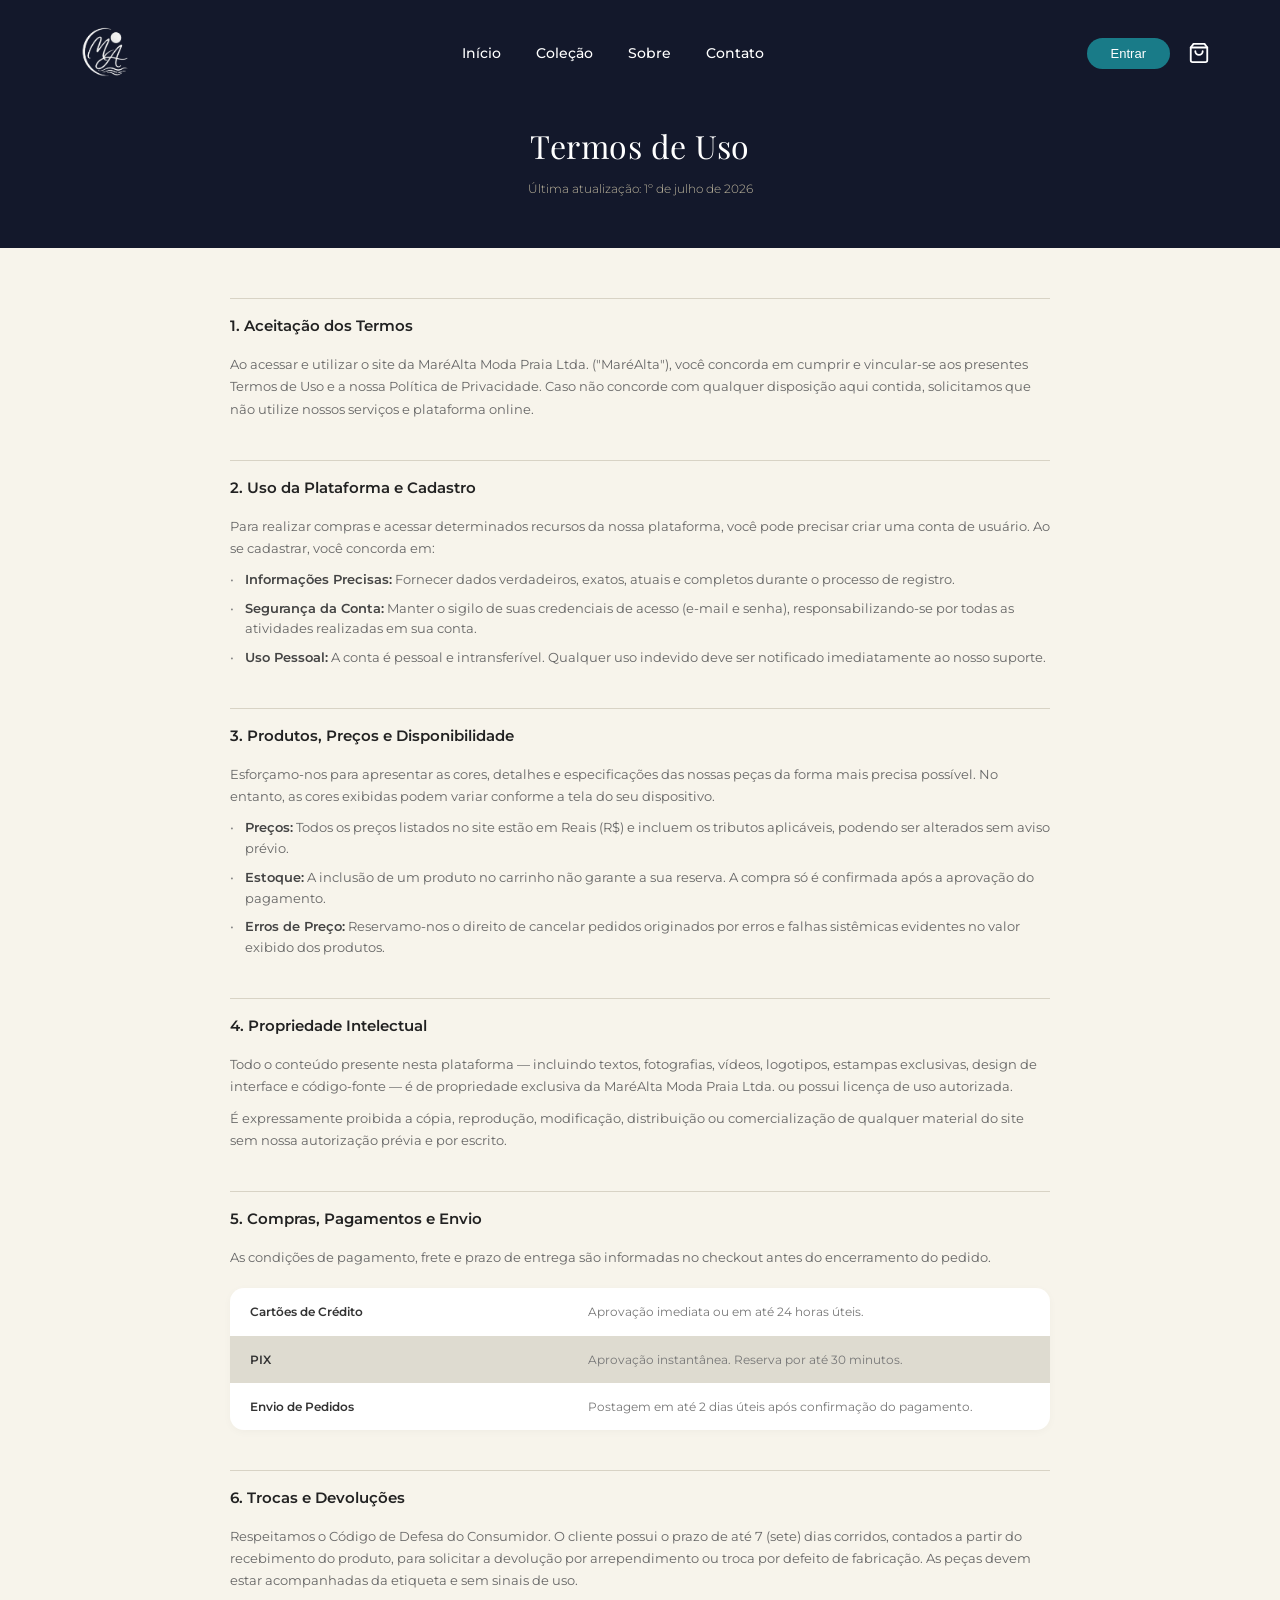
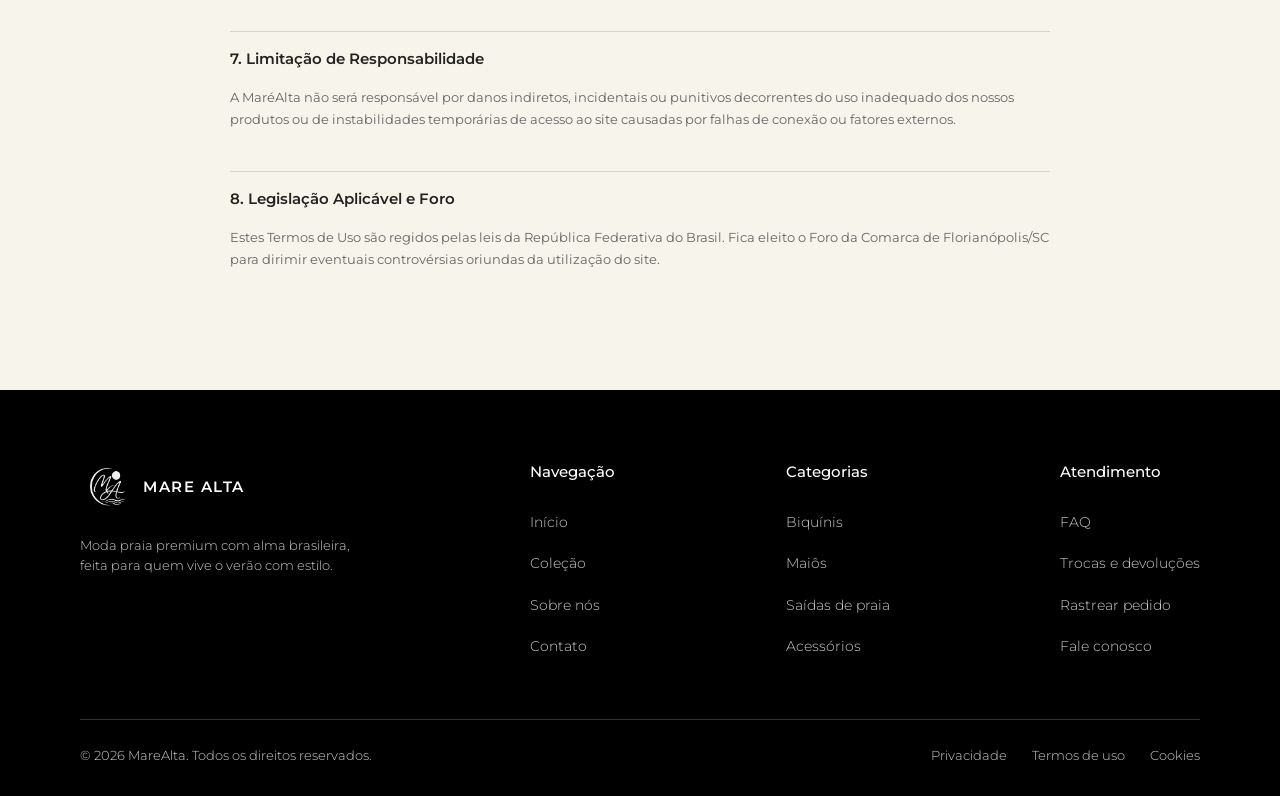
<file: HTML/termos.html>
<!DOCTYPE html>
<html lang="pt-BR">
<head>
  <meta charset="UTF-8">
  <meta name="viewport" content="width=device-width, initial-scale=1.0">
  <title>Termos de Uso - MaréAlta</title>
  
  <link rel="preconnect" href="https://fonts.googleapis.com">
  <link rel="preconnect" href="https://fonts.gstatic.com" crossorigin>
  <link href="https://fonts.googleapis.com/css2?family=Montserrat:wght@300;400;500;600;700&family=Playfair+Display:ital,wght@0,500;0,600;1,400&display=swap" rel="stylesheet">
  
  <link rel="stylesheet" href="../CSS/termos.css">
</head>
<body>

  <header id="cabecalho-principal">
    <div class="container-cabecalho">
      <a href="../index.html" class="logo">
        <img src="../imgs/seunome.png" alt="MaréAlta" class="icone-logo" id="header-logo">
      </a>

      <nav class="menu-navegacao">
        <a href="../index.html">Início</a>
        <a href="colecao.html">Coleção</a>
        <a href="sobre.html">Sobre</a>
        <a href="../index.html#contato">Contato</a>
      </nav>

      <div class="acoes-cabecalho">
        <button class="botao-entrar">Entrar</button>
        <button class="botao-carrinho" aria-label="Carrinho de compras">
          <svg width="22" height="22" viewBox="0 0 24 24" fill="none" stroke="currentColor" stroke-width="2" stroke-linecap="round" stroke-linejoin="round">
            <path d="M6 2L3 6v14a2 2 0 0 0 2 2h14a2 2 0 0 0 2-2V6l-3-4z"></path>
            <line x1="3" y1="6" x2="21" y2="6"></line>
            <path d="M16 10a4 4 0 0 1-8 0"></path>
          </svg>
        </button>
      </div>
    </div>
  </header>

  <section class="banner-termos">
    <div class="container-banner">
      <h1>Termos de Uso</h1>
      <p class="data-atualizacao">Última atualização: 1º de julho de 2026</p>
    </div>
  </section>

  <main class="conteudo-termos">
    <div class="container-texto">

      <section class="topico-termos">
        <h2>1. Aceitação dos Termos</h2>
        <p>Ao acessar e utilizar o site da MaréAlta Moda Praia Ltda. ("MaréAlta"), você concorda em cumprir e vincular-se aos presentes Termos de Uso e a nossa Política de Privacidade. Caso não concorde com qualquer disposição aqui contida, solicitamos que não utilize nossos serviços e plataforma online.</p>
      </section>

      <section class="topico-termos">
        <h2>2. Uso da Plataforma e Cadastro</h2>
        <p>Para realizar compras e acessar determinados recursos da nossa plataforma, você pode precisar criar uma conta de usuário. Ao se cadastrar, você concorda em:</p>
        <ul class="lista-termos">
          <li><strong>Informações Precisas:</strong> Fornecer dados verdadeiros, exatos, atuais e completos durante o processo de registro.</li>
          <li><strong>Segurança da Conta:</strong> Manter o sigilo de suas credenciais de acesso (e-mail e senha), responsabilizando-se por todas as atividades realizadas em sua conta.</li>
          <li><strong>Uso Pessoal:</strong> A conta é pessoal e intransferível. Qualquer uso indevido deve ser notificado imediatamente ao nosso suporte.</li>
        </ul>
      </section>

      <section class="topico-termos">
        <h2>3. Produtos, Preços e Disponibilidade</h2>
        <p>Esforçamo-nos para apresentar as cores, detalhes e especificações das nossas peças da forma mais precisa possível. No entanto, as cores exibidas podem variar conforme a tela do seu dispositivo.</p>
        <ul class="lista-termos">
          <li><strong>Preços:</strong> Todos os preços listados no site estão em Reais (R$) e incluem os tributos aplicáveis, podendo ser alterados sem aviso prévio.</li>
          <li><strong>Estoque:</strong> A inclusão de um produto no carrinho não garante a sua reserva. A compra só é confirmada após a aprovação do pagamento.</li>
          <li><strong>Erros de Preço:</strong> Reservamo-nos o direito de cancelar pedidos originados por erros e falhas sistêmicas evidentes no valor exibido dos produtos.</li>
        </ul>
      </section>

      <section class="topico-termos">
        <h2>4. Propriedade Intelectual</h2>
        <p>Todo o conteúdo presente nesta plataforma — incluindo textos, fotografias, vídeos, logotipos, estampas exclusivas, design de interface e código-fonte — é de propriedade exclusiva da MaréAlta Moda Praia Ltda. ou possui licença de uso autorizada.</p>
        <p>É expressamente proibida a cópia, reprodução, modificação, distribuição ou comercialização de qualquer material do site sem nossa autorização prévia e por escrito.</p>
      </section>

      <section class="topico-termos">
        <h2>5. Compras, Pagamentos e Envio</h2>
        <p>As condições de pagamento, frete e prazo de entrega são informadas no checkout antes do encerramento do pedido.</p>
        <div class="tabela-termos">
          <div class="linha-tabela linha-impar">
            <div class="coluna-termo">Cartões de Crédito</div>
            <div class="coluna-detalhe">Aprovação imediata ou em até 24 horas úteis.</div>
          </div>
          <div class="linha-tabela linha-par">
            <div class="coluna-termo">PIX</div>
            <div class="coluna-detalhe">Aprovação instantânea. Reserva por até 30 minutos.</div>
          </div>
          <div class="linha-tabela linha-impar">
            <div class="coluna-termo">Envio de Pedidos</div>
            <div class="coluna-detalhe">Postagem em até 2 dias úteis após confirmação do pagamento.</div>
          </div>
        </div>
      </section>

      <section class="topico-termos">
        <h2>6. Trocas e Devoluções</h2>
        <p>Respeitamos o Código de Defesa do Consumidor. O cliente possui o prazo de até 7 (sete) dias corridos, contados a partir do recebimento do produto, para solicitar a devolução por arrependimento ou troca por defeito de fabricação. As peças devem estar acompanhadas da etiqueta e sem sinais de uso.</p>
      </section>

      <section class="topico-termos">
        <h2>7. Limitação de Responsabilidade</h2>
        <p>A MaréAlta não será responsável por danos indiretos, incidentais ou punitivos decorrentes do uso inadequado dos nossos produtos ou de instabilidades temporárias de acesso ao site causadas por falhas de conexão ou fatores externos.</p>
      </section>

      <section class="topico-termos">
        <h2>8. Legislação Aplicável e Foro</h2>
        <p>Estes Termos de Uso são regidos pelas leis da República Federativa do Brasil. Fica eleito o Foro da Comarca de Florianópolis/SC para dirimir eventuais controvérsias oriundas da utilização do site.</p>
      </section>

    </div>
  </main>

  <footer class="rodape-principal">
    <div class="container-rodape">
      <div class="grid-rodape">
        <div class="coluna-logo-rodape">
          <div class="brand-rodape" style="display: flex; align-items: center; gap: 8px;">
            <img src="../imgs/seunome.png" alt="Logo Maré Alta" style="height: 55px; width: auto; object-fit: contain;">
            <span class="texto-brand-rodape">MARE ALTA</span>
          </div>
          <p class="descricao-rodape">
            Moda praia premium com alma brasileira, feita para quem vive o verão com estilo.
          </p>
        </div>
        <div class="coluna-links-rodape">
          <h4>Navegação</h4>
          <ul>
            <li><a href="../index.html#inicio">Início</a></li>
            <li><a href="colecao.html">Coleção</a></li>
            <li><a href="Sobre.html">Sobre nós</a></li>
            <li><a href="../index.html#contato">Contato</a></li>
          </ul>
        </div>
        <div class="coluna-links-rodape">
          <h4>Categorias</h4>
          <ul>
            <li><a href="../index.html#categorias">Biquínis</a></li>
            <li><a href="../index.html#categorias">Maiôs</a></li>
            <li><a href="../index.html#categorias">Saídas de praia</a></li>
            <li><a href="../index.html#categorias">Acessórios</a></li>
          </ul>
        </div>
        <div class="coluna-links-rodape">
          <h4>Atendimento</h4>
          <ul>
            <li><a href="../index.html#contato">FAQ</a></li>
            <li><a href="../index.html#contato">Trocas e devoluções</a></li>
            <li><a href="rastreio.html">Rastrear pedido</a></li>
            <li><a href="../index.html#contato">Fale conosco</a></li>
          </ul>
        </div>
      </div>
      <div class="linha-divisor-rodape"></div>
      <div class="rodape-bottom">
        <p>© 2026 MareAlta. Todos os direitos reservados.</p>
        <div class="links-legais-rodape">
          <a href="privacidade.html">Privacidade</a>
          <a href="termos.html">Termos de uso</a>
          <a href="cookies.html">Cookies</a>
        </div>
      </div>
    </div>
  </footer>

  <div id="modal-auth" class="modal-sobreposicao">
    <div class="modal-conteudo">
      <button id="fechar-modal" class="btn-fechar" aria-label="Fechar modal">×</button>
      
      <div id="container-abas" class="modal-abas">
        <button class="aba-btn ativo" data-tab="login">Entrar</button>
        <button class="aba-btn" data-tab="cadastro">Cadastrar</button>
      </div>

      <div id="tab-login" class="conteudo-aba ativo">
        <form id="form-login">
          <div class="campo-grupo">
            <label for="login-email">E-mail</label>
            <input type="email" id="login-email" placeholder="seu@email.com" required>
          </div>
          <div class="campo-grupo">
            <label for="login-senha">Senha</label>
            <div class="wrapper-senha">
              <input type="password" id="login-senha" placeholder="Sua senha" required>
              <button type="button" class="btn-toggle-senha" aria-label="Mostrar senha"></button>
            </div>
          </div>
          <a href="#" id="link-ir-recuperar" class="link-esqueceu-senha">Esqueceu sua senha?</a>
          <button type="submit" id="btn-login-submit" class="btn-submit">Entrar</button>
        </form>
      </div>

      <div id="tab-cadastro" class="conteudo-aba">
        <form id="form-cadastro">
          <div class="campo-grupo">
            <label for="cad-nome">Nome Completo</label>
            <input type="text" id="cad-nome" placeholder="Seu nome" required>
          </div>
          <div class="campo-grupo">
            <label for="cad-email">E-mail</label>
            <input type="email" id="cad-email" placeholder="seu@email.com" required>
          </div>
          <div class="campo-grupo">
            <label for="cad-senha">Senha</label>
            <div class="wrapper-senha">
              <input type="password" id="cad-senha" placeholder="Crie uma senha" required>
              <button type="button" class="btn-toggle-senha" aria-label="Mostrar senha"></button>
            </div>
          </div>
          <div class="campo-grupo">
            <label for="cad-confirmar">Confirmar Senha</label>
            <div class="wrapper-senha">
              <input type="password" id="cad-confirmar" placeholder="Repita a senha" required>
              <button type="button" class="btn-toggle-senha" aria-label="Mostrar senha"></button>
            </div>
          </div>
          <button type="submit" id="btn-cadastro-submit" class="btn-submit">Criar Conta</button>
        </form>
      </div>

      <div id="tab-recuperar" class="conteudo-aba">
        <h3>Recuperar Senha</h3>
        <p class="instrucao-recuperar">Informe o e-mail cadastrado para receber as instruções de redefinição.</p>
        <form id="form-recuperar">
          <div class="campo-grupo">
            <label for="rec-email">E-mail</label>
            <input type="email" id="rec-email" placeholder="seu@email.com" required>
          </div>
          <button type="submit" class="btn-submit">Enviar Link</button>
          <a href="#" id="link-voltar-login" class="link-voltar">Voltar para o Login</a>
        </form>
      </div>
    </div>
  </div>

  <script src="../JS/termos.js"></script>
  <script src="../JS/perfil-global.js"></script>
</body>
</html>
</file>
<file: CSS/cookies.css>
/* ==========================================================
   RESET E ESTILOS GERAIS
   ========================================================== */
   * {
    margin: 0;
    padding: 0;
    box-sizing: border-box;
  }
  
  body {
    font-family: 'Montserrat', sans-serif;
    background-color: #f7f4eb; /* Tom bege/creme */
    color: #555555;
    line-height: 1.6;
    padding-top: 0;
    -webkit-font-smoothing: antialiased;
  }
  
  a {
    color: inherit;
    text-decoration: none;
  }
  
  /* ==========================================================
     CABEÇALHO FIXO E TRANSPARENTE
     ========================================================== */
  #cabecalho-principal {
    position: fixed;
    top: 0;
    left: 0;
    width: 100%;
    background-color: transparent;
    border-bottom: 1px solid transparent;
    z-index: 1000;
    transition: background-color 0.4s cubic-bezier(0.4, 0, 0.2, 1),
                padding 0.4s cubic-bezier(0.4, 0, 0.2, 1),
                box-shadow 0.4s cubic-bezier(0.4, 0, 0.2, 1),
                border-color 0.4s ease;
  }
  
  .container-cabecalho {
    max-width: 1200px;
    margin: 0 auto;
    padding: 18px 30px;
    display: flex;
    align-items: center;
    justify-content: space-between;
    transition: padding 0.4s cubic-bezier(0.4, 0, 0.2, 1);
  }

  #cabecalho-principal.com-scroll .container-cabecalho {
    padding: 10px 30px;
  }
  
  /* LOGO DE IMAGEM */
  .icone-logo {
    height: 70px;
    width: auto;
    max-width: 120px;
    object-fit: contain;
    display: block;
    transition: transform 0.3s ease, opacity 0.3s ease;
  }

  #cabecalho-principal.com-scroll .icone-logo {
    transform: scale(0.9);
  }
  
  /* ESTADO 1: NO TOPO (Transparente + Elementos Brancos) */
  #cabecalho-principal .menu-navegacao a {
    font-size: 14px;
    font-weight: 500;
    color: #ffffff;
    transition: color 0.3s ease;
  }
  
  #cabecalho-principal .menu-navegacao a:hover {
    color: #d4af37;
  }
  
  #cabecalho-principal .botao-carrinho {
    background: transparent;
    border: none;
    cursor: pointer;
    color: #ffffff;
    display: flex;
    align-items: center;
    transition: color 0.3s ease;
  }
  
  #cabecalho-principal .botao-entrar {
    background-color: #197b88;
    color: #ffffff;
    border: none;
    padding: 8px 24px;
    border-radius: 20px;
    font-size: 13px;
    font-weight: 500;
    cursor: pointer;
    transition: background-color 0.2s ease, transform 0.2s ease;
  }
  
  #cabecalho-principal .botao-entrar:hover {
    background-color: #13606b;
    transform: translateY(-1px);
  }
  
  .menu-navegacao {
    display: flex;
    gap: 35px;
  }
  
  .acoes-cabecalho {
    display: flex;
    align-items: center;
    gap: 18px;
  }
  
  /* ESTADO 2: AO ROLAR A PÁGINA (.com-scroll - Padrão Carrinho) */
  #cabecalho-principal.com-scroll {
    background-color: rgba(248, 243, 234, 0.96);
    backdrop-filter: blur(8px);
    -webkit-backdrop-filter: blur(8px);
    border-bottom: 1px solid #ece0c9;
    box-shadow: 0 4px 15px rgba(0, 0, 0, 0.15);
  }
  
  #cabecalho-principal.com-scroll .menu-navegacao a {
    color: #121829;
  }
  
  #cabecalho-principal.com-scroll .menu-navegacao a:hover {
    color: #197b88;
  }
  
  #cabecalho-principal.com-scroll .botao-carrinho {
    color: #121829;
  }
  
  /* ==========================================================
     BANNER ESCURO DA PÁGINA
     ========================================================== */
  .banner-cookies {
    background-color: #13182b;
    color: #ffffff;
    padding: 120px 20px 50px 20px;
    text-align: center;
  }
  
  .container-banner h1 {
    font-family: 'Playfair Display', serif;
    font-size: 32px;
    font-weight: 400;
    letter-spacing: 0.5px;
    margin-bottom: 8px;
  }
  
  .data-atualizacao {
    font-size: 12px;
    color: #c0b89f;
    font-weight: 300;
  }
  
  /* ==========================================================
     CONTEÚDO DA POLÍTICA DE COOKIES
     ========================================================== */
  .conteudo-cookies {
    padding: 50px 20px 80px 20px;
  }
  
  .container-texto {
    max-width: 820px;
    margin: 0 auto;
  }
  
  .topico-cookies {
    margin-bottom: 40px;
    padding-top: 15px;
    border-top: 1px solid #d8d3c5;
  }
  
  .topico-cookies h2 {
    font-size: 15px;
    font-weight: 600;
    color: #222222;
    margin-bottom: 15px;
  }
  
  .topico-cookies p {
    font-size: 13px;
    color: #666666;
    line-height: 1.7;
  }
  
  /* ==========================================================
     CARDS DE CONFIGURAÇÃO DE COOKIES & TOGGLES (CHAVES)
     ========================================================== */
  .lista-cards-cookies {
    display: flex;
    flex-direction: column;
    gap: 16px;
    margin-top: 20px;
  }
  
  .card-cookie {
    background-color: #ffffff;
    border-radius: 16px;
    padding: 22px 26px;
    display: flex;
    justify-content: space-between;
    align-items: center;
    gap: 20px;
    box-shadow: 0 2px 10px rgba(0, 0, 0, 0.02);
  }
  
  .card-info {
    flex: 1;
  }
  
  .card-info h3 {
    font-size: 14px;
    font-weight: 600;
    color: #222222;
    margin-bottom: 8px;
    display: flex;
    align-items: center;
    gap: 10px;
  }
  
  .badge-obrigatorio {
    background-color: #dedbd0;
    color: #666666;
    font-size: 10px;
    font-weight: 500;
    padding: 2px 8px;
    border-radius: 12px;
    text-transform: capitalize;
  }
  
  .card-info p {
    font-size: 12px;
    color: #666666;
    line-height: 1.5;
    margin-bottom: 12px;
  }
  
  .tag-list {
    display: flex;
    gap: 8px;
    flex-wrap: wrap;
  }
  
  .tag-item {
    background-color: #eae7dc;
    color: #666666;
    font-size: 10px;
    padding: 3px 10px;
    border-radius: 12px;
    font-family: monospace;
  }
  
  /* INTERRUPTOR (TOGGLE / SWITCH) */
  .switch {
    position: relative;
    display: inline-block;
    width: 48px;
    height: 26px;
    flex-shrink: 0;
  }
  
  .switch input {
    opacity: 0;
    width: 0;
    height: 0;
  }
  
  .slider {
    position: absolute;
    cursor: pointer;
    top: 0;
    left: 0;
    right: 0;
    bottom: 0;
    background-color: #f7f4eb;
    border: 1.5px solid #cccccc;
    border-radius: 30px;
    transition: background-color 0.3s cubic-bezier(0.4, 0, 0.2, 1), 
                border-color 0.3s cubic-bezier(0.4, 0, 0.2, 1);
  }
  
  .slider:before {
    position: absolute;
    content: "";
    height: 18px;
    width: 18px;
    left: 3px;
    bottom: 2.5px;
    background-color: #999999;
    border-radius: 50%;
    transition: transform 0.3s cubic-bezier(0.4, 0, 0.2, 1), 
                background-color 0.3s cubic-bezier(0.4, 0, 0.2, 1);
  }
  
  /* ESTADO ATIVADO (CHECKED) - COR AZUL DO SITE (#197b88) */
  .switch input:checked + .slider {
    background-color: #197b88;
    border-color: #197b88;
  }
  
  .switch input:checked + .slider:before {
    transform: translateX(21px);
    background-color: #ffffff;
  }
  
  /* DESATIVADO / OBRIGATÓRIO (DISABLED) */
  .switch input:disabled + .slider {
    cursor: not-allowed;
    opacity: 0.85;
  }
  
  /* BOTÃO DE SALVAR PREFERÊNCIAS */
  .btn-salvar-preferencias {
    background-color: #0d3859; /* Azul escuro da imagem */
    color: #ffffff;
    border: none;
    padding: 12px 32px;
    border-radius: 25px;
    font-size: 13px;
    font-weight: 600;
    cursor: pointer;
    margin-top: 25px;
    transition: background-color 0.2s ease, transform 0.2s ease;
  }
  
  .btn-salvar-preferencias:hover {
    background-color: #197b88;
    transform: translateY(-1px);
  }
  
  /* ==========================================================
     INSTRUÇÕES DE NAVEGADOR
     ========================================================== */
  .lista-instrucoes-navegador {
    list-style: none;
    padding-left: 0;
    margin: 15px 0;
  }
  
  .lista-instrucoes-navegador li {
    font-size: 13px;
    color: #666666;
    margin-bottom: 8px;
    position: relative;
    padding-left: 15px;
  }
  
  .lista-instrucoes-navegador li::before {
    content: "•";
    position: absolute;
    left: 0;
    color: #888888;
  }
  
  .lista-instrucoes-navegador strong {
    color: #444444;
    font-weight: 600;
  }
  
  .nota-desativacao {
    font-size: 12px;
    color: #777777;
    margin-top: 10px;
  }
  
  /* ==========================================================
     TABELA DE VALIDADE DOS COOKIES
     ========================================================== */
  .tabela-validade {
    border-radius: 14px;
    overflow: hidden;
    margin-top: 20px;
    box-shadow: 0 2px 8px rgba(0, 0, 0, 0.03);
  }
  
  .linha-tabela {
    display: flex;
    padding: 14px 20px;
    font-size: 12px;
    align-items: center;
  }
  
  .linha-impar {
    background-color: #ffffff;
  }
  
  .linha-par {
    background-color: #dedbd0;
  }
  
  .coluna-tipo {
    flex: 1.3;
    font-weight: 600;
    color: #333333;
  }
  
  .coluna-prazo {
    flex: 1.7;
    color: #777777;
    font-weight: 400;
  }
  
  /* ==========================================================
     RODAPÉ PRINCIPAL
     ========================================================== */
  .rodape-principal {
    background-color: #000000;
    color: #ffffff;
    padding: 70px 80px 30px 80px;
    font-family: 'Montserrat', sans-serif;
  }

  .container-rodape { max-width: 1200px; margin: 0 auto; }
  .grid-rodape { display: flex; justify-content: space-between; gap: 40px; margin-bottom: 60px; }
  .coluna-logo-rodape { max-width: 280px; }

  .brand-rodape { display: flex; align-items: center; gap: 15px; margin-bottom: 20px; }

  .emblema-ma {
    width: 60px; height: 60px;
    border: 1.5px solid #E0BA79;
    border-radius: 50%;
    display: flex; align-items: center; justify-content: center;
    color: #E0BA79;
    font-family: 'Playfair Display', serif;
    font-size: 20px;
    font-style: italic;
  }

  .texto-brand-rodape { font-family: 'Montserrat', sans-serif; font-size: 15px; font-weight: 600; letter-spacing: 1.5px; }
  .descricao-rodape { font-size: 13px; line-height: 1.6; color: rgba(255, 255, 255, 0.8); font-weight: 300; }

  .coluna-links-rodape h4 { font-size: 15px; font-weight: 500; margin-bottom: 25px; color: #ffffff; }
  .coluna-links-rodape ul { list-style: none; display: flex; flex-direction: column; gap: 16px; }
  .coluna-links-rodape a { color: rgba(255, 255, 255, 0.8); text-decoration: none; font-size: 14px; font-weight: 300; transition: color 0.3s; }
  .coluna-links-rodape a:hover { color: #ffffff; }

  .linha-divisor-rodape { width: 100%; height: 1px; background-color: rgba(255, 255, 255, 0.2); margin-bottom: 25px; }

  .rodape-bottom { display: flex; justify-content: space-between; align-items: center; font-size: 13px; color: rgba(255, 255, 255, 0.8); font-weight: 300; }
  .links-legais-rodape { display: flex; gap: 25px; }
  .links-legais-rodape a { color: rgba(255, 255, 255, 0.8); text-decoration: none; transition: color 0.3s; }
  .links-legais-rodape a:hover { color: #ffffff; }
  
  /* ==========================================================
     MODAL DE AUTENTICAÇÃO
     ========================================================== */
  .modal-sobreposicao {
    position: fixed;
    top: 0;
    left: 0;
    width: 100%;
    height: 100%;
    background-color: rgba(0, 0, 0, 0.6);
    backdrop-filter: blur(4px);
    display: flex;
    align-items: center;
    justify-content: center;
    opacity: 0;
    visibility: hidden;
    transition: opacity 0.3s ease, visibility 0.3s ease;
    z-index: 2000;
  }
  
  .modal-sobreposicao.ativo {
    opacity: 1;
    visibility: visible;
  }
  
  .modal-conteudo {
    background-color: #ffffff;
    width: 90%;
    max-width: 400px;
    padding: 35px 30px;
    border-radius: 12px;
    position: relative;
    box-shadow: 0 10px 30px rgba(0, 0, 0, 0.2);
  }
  
  .btn-fechar {
    position: absolute;
    top: 15px;
    right: 20px;
    background: none;
    border: none;
    font-size: 24px;
    color: #888;
    cursor: pointer;
  }
  
  .modal-abas {
    display: flex;
    border-bottom: 1px solid #eee;
    margin-bottom: 25px;
  }
  
  .aba-btn {
    flex: 1;
    padding: 10px;
    background: none;
    border: none;
    font-size: 14px;
    font-weight: 600;
    color: #aaa;
    cursor: pointer;
    border-bottom: 2px solid transparent;
    transition: all 0.2s ease;
  }
  
  .aba-btn.ativo {
    color: #197b88;
    border-bottom-color: #197b88;
  }
  
  .conteudo-aba {
    display: none;
  }
  
  .conteudo-aba.ativo {
    display: block;
  }
  
  .campo-grupo {
    margin-bottom: 18px;
  }
  
  .campo-grupo label {
    display: block;
    font-size: 12px;
    font-weight: 500;
    color: #333;
    margin-bottom: 6px;
  }
  
  .campo-grupo input {
    width: 100%;
    padding: 10px 14px;
    border: 1px solid #ddd;
    border-radius: 6px;
    font-size: 13px;
    outline: none;
    transition: border-color 0.2s ease;
  }
  
  .campo-grupo input:focus {
    border-color: #197b88;
  }
  
  .wrapper-senha {
    position: relative;
  }
  
  .btn-toggle-senha {
    position: absolute;
    right: 12px;
    top: 50%;
    transform: translateY(-50%);
    width: 18px;
    height: 18px;
    background: transparent url("data:image/svg+xml,%3Csvg xmlns='http://www.w3.org/2000/svg' viewBox='0 0 24 24' fill='none' stroke='%20%23888' stroke-width='2'%3E%3Cpath d='M1 12s4-8 11-8 11 8 11 8-4 8-11 8-11-8-11-8z'/%3E%3Ccircle cx='12' cy='12' r='3'/%3E%3C/svg%3E") no-repeat center/contain;
    border: none;
    cursor: pointer;
  }
  
  .btn-toggle-senha.senha-visivel {
    background-image: url("data:image/svg+xml,%3Csvg xmlns='http://www.w3.org/2000/svg' viewBox='0 0 24 24' fill='none' stroke='%20%23888' stroke-width='2'%3E%3Cpath d='M17.94 17.94A10.07 10.07 0 0 1 12 20c-7 0-11-8-11-8a18.45 18.45 0 0 1 5.06-5.94M9.9 4.24A9.12 9.12 0 0 1 12 4c7 0 11 8 11 8a18.5 18.5 0 0 1-2.16 3.19m-6.72-1.07a3 3 0 1 1-4.24-4.24'/%3E%3Cline x1='1' y1='1' x2='23' y2='23'/%3E%3C/svg%3E");
  }
  
  .link-esqueceu-senha {
    display: block;
    text-align: right;
    font-size: 11px;
    color: #777;
    margin-bottom: 20px;
  }
  
  .btn-submit {
    width: 100%;
    padding: 12px;
    background-color: #197b88;
    color: #fff;
    border: none;
    border-radius: 6px;
    font-size: 14px;
    font-weight: 600;
    cursor: pointer;
  }
  
  /* Responsividade */
  @media (max-width: 768px) {
    .card-cookie {
      flex-direction: column;
      align-items: flex-start;
    }
    .card-acao {
      align-self: flex-end;
    }
    .rodape-principal {
      padding: 60px 30px 30px 30px;
    }
    .grid-rodape {
      flex-direction: column;
      gap: 30px;
    }
    .rodape-bottom {
      flex-direction: column;
      gap: 15px;
      text-align: center;
    }
    .menu-navegacao {
      display: none;
    }
  }
</file>
<file: CSS/privacidade.css>
/* ==========================================================
   RESET E ESTILOS GERAIS
   ========================================================== */
* {
  margin: 0;
  padding: 0;
  box-sizing: border-box;
}

body {
  font-family: 'Montserrat', sans-serif;
  background-color: #f7f4eb; /* Tom bege/creme */
  color: #555555;
  line-height: 1.6;
  padding-top: 0;
  -webkit-font-smoothing: antialiased;
}

a {
  color: inherit;
  text-decoration: none;
}

/* ==========================================================
   CABEÇALHO FIXO E TRANSPARENTE
   ========================================================== */
#cabecalho-principal {
  position: fixed;
  top: 0;
  left: 0;
  width: 100%;
  background-color: transparent;
  z-index: 1000;
  transition: background-color 0.4s ease, box-shadow 0.4s ease, backdrop-filter 0.4s ease;
}

.container-cabecalho {
  max-width: 1200px;
  margin: 0 auto;
  padding: 18px 30px;
  display: flex;
  align-items: center;
  justify-content: space-between;
}

/* ESTILIZAÇÃO DA LOGO DE IMAGEM */
.icone-logo {
  height: 70px;
  width: auto;
  max-width: 120px;
  object-fit: contain;
  display: block;
}

/* ESTADO 1: NO TOPO (Transparente + Texto Branco) */
#cabecalho-principal .menu-navegacao a {
  font-size: 14px;
  font-weight: 500;
  color: #ffffff;
  transition: color 0.3s ease;
}

#cabecalho-principal .menu-navegacao a:hover {
  color: #d4af37;
}

#cabecalho-principal .botao-carrinho {
  background: transparent;
  border: none;
  cursor: pointer;
  color: #ffffff;
  display: flex;
  align-items: center;
  transition: color 0.3s ease;
}

#cabecalho-principal .botao-entrar {
  background-color: #197b88;
  color: #ffffff;
  border: none;
  padding: 8px 24px;
  border-radius: 20px;
  font-size: 13px;
  font-weight: 500;
  cursor: pointer;
  transition: background-color 0.2s ease, transform 0.2s ease;
}

#cabecalho-principal .botao-entrar:hover {
  background-color: #13606b;
  transform: translateY(-1px);
}

.menu-navegacao {
  display: flex;
  gap: 35px;
}

.acoes-cabecalho {
  display: flex;
  align-items: center;
  gap: 18px;
}

/* ESTADO 2: AO ROLAR A PÁGINA (.com-scroll) */
#cabecalho-principal.com-scroll {
  background-color: rgba(255, 255, 255, 0.92);
  backdrop-filter: blur(10px);
  box-shadow: 0 4px 15px rgba(0, 0, 0, 0.08);
}

#cabecalho-principal.com-scroll .menu-navegacao a {
  color: #444444;
}

#cabecalho-principal.com-scroll .menu-navegacao a:hover {
  color: #197b88;
}

#cabecalho-principal.com-scroll .botao-carrinho {
  color: #444444;
}

/* ==========================================================
   BANNER ESCURO DA PÁGINA
   ========================================================== */
.banner-privacidade {
  background-color: #13182b;
  color: #ffffff;
  padding: 120px 20px 50px 20px;
  text-align: center;
}

.container-banner h1 {
  font-family: 'Playfair Display', serif;
  font-size: 32px;
  font-weight: 400;
  letter-spacing: 0.5px;
  margin-bottom: 8px;
}

.data-atualizacao {
  font-size: 12px;
  color: #c0b89f;
  font-weight: 300;
}

/* ==========================================================
   CONTEÚDO DA POLÍTICA DE PRIVACIDADE
   ========================================================== */
.conteudo-privacidade {
  padding: 50px 20px 80px 20px;
}

.container-texto {
  max-width: 820px;
  margin: 0 auto;
}

.topico-privacidade {
  margin-bottom: 40px;
  padding-top: 15px;
  border-top: 1px solid #d8d3c5;
}

.topico-privacidade h2 {
  font-size: 15px;
  font-weight: 600;
  color: #222222;
  margin-bottom: 15px;
}

.topico-privacidade p {
  font-size: 13px;
  color: #666666;
  line-height: 1.7;
}

.link-contato {
  color: #666666;
  text-decoration: underline;
}

.link-contato:hover {
  color: #197b88;
}

/* Listas */
.lista-dados,
.lista-destinatarios {
  list-style: none;
  padding-left: 0;
}

.lista-dados li,
.lista-destinatarios li {
  font-size: 13px;
  color: #666666;
  margin-bottom: 8px;
  line-height: 1.6;
  position: relative;
  padding-left: 15px;
}

.lista-dados li::before,
.lista-destinatarios li::before {
  content: "•";
  position: absolute;
  left: 0;
  color: #888888;
}

.lista-dados strong,
.lista-destinatarios strong {
  color: #444444;
  font-weight: 600;
}

/* Tabela da Seção 3 */
.tabela-finalidades {
  border-radius: 14px;
  overflow: hidden;
  margin-top: 20px;
  box-shadow: 0 2px 8px rgba(0, 0, 0, 0.03);
}

.linha-tabela {
  display: flex;
  padding: 14px 20px;
  font-size: 12px;
  align-items: center;
}

.linha-impar {
  background-color: #ffffff;
}

.linha-par {
  background-color: #dedbd0;
}

.coluna-finalidade {
  flex: 1.3;
  font-weight: 600;
  color: #333333;
}

.coluna-base {
  flex: 1;
  color: #777777;
  font-weight: 400;
}

/* ==========================================================
   RODAPÉ PRINCIPAL
   ========================================================== */
.rodape-principal {
  background-color: #000000;
  color: #ffffff;
  padding: 70px 80px 30px 80px;
  font-family: 'Montserrat', sans-serif;
}

.container-rodape { max-width: 1200px; margin: 0 auto; }
.grid-rodape { display: flex; justify-content: space-between; gap: 40px; margin-bottom: 60px; }
.coluna-logo-rodape { max-width: 280px; }

.brand-rodape { display: flex; align-items: center; gap: 15px; margin-bottom: 20px; }

.emblema-ma {
  width: 60px; height: 60px;
  border: 1.5px solid #E0BA79;
  border-radius: 50%;
  display: flex; align-items: center; justify-content: center;
  color: #E0BA79;
  font-family: 'Playfair Display', serif;
  font-size: 20px;
  font-style: italic;
}

.texto-brand-rodape { font-family: 'Montserrat', sans-serif; font-size: 15px; font-weight: 600; letter-spacing: 1.5px; }
.descricao-rodape { font-size: 13px; line-height: 1.6; color: rgba(255, 255, 255, 0.8); font-weight: 300; }

.coluna-links-rodape h4 { font-size: 15px; font-weight: 500; margin-bottom: 25px; color: #ffffff; }
.coluna-links-rodape ul { list-style: none; display: flex; flex-direction: column; gap: 16px; }
.coluna-links-rodape a { color: rgba(255, 255, 255, 0.8); text-decoration: none; font-size: 14px; font-weight: 300; transition: color 0.3s; }
.coluna-links-rodape a:hover { color: #ffffff; }

.linha-divisor-rodape { width: 100%; height: 1px; background-color: rgba(255, 255, 255, 0.2); margin-bottom: 25px; }

.rodape-bottom { display: flex; justify-content: space-between; align-items: center; font-size: 13px; color: rgba(255, 255, 255, 0.8); font-weight: 300; }
.links-legais-rodape { display: flex; gap: 25px; }
.links-legais-rodape a { color: rgba(255, 255, 255, 0.8); text-decoration: none; transition: color 0.3s; }
.links-legais-rodape a:hover { color: #ffffff; }

/* ==========================================================
   MODAL DE AUTENTICAÇÃO
   ========================================================== */
.modal-sobreposicao {
  position: fixed;
  top: 0;
  left: 0;
  width: 100%;
  height: 100%;
  background-color: rgba(0, 0, 0, 0.6);
  backdrop-filter: blur(4px);
  display: flex;
  align-items: center;
  justify-content: center;
  opacity: 0;
  visibility: hidden;
  transition: opacity 0.3s ease, visibility 0.3s ease;
  z-index: 2000;
}

.modal-sobreposicao.ativo {
  opacity: 1;
  visibility: visible;
}

.modal-conteudo {
  background-color: #ffffff;
  width: 90%;
  max-width: 400px;
  padding: 35px 30px;
  border-radius: 12px;
  position: relative;
  box-shadow: 0 10px 30px rgba(0, 0, 0, 0.2);
}

.btn-fechar {
  position: absolute;
  top: 15px;
  right: 20px;
  background: none;
  border: none;
  font-size: 24px;
  color: #888;
  cursor: pointer;
}

.modal-abas {
  display: flex;
  border-bottom: 1px solid #eee;
  margin-bottom: 25px;
}

.aba-btn {
  flex: 1;
  padding: 10px;
  background: none;
  border: none;
  font-size: 14px;
  font-weight: 600;
  color: #aaa;
  cursor: pointer;
  border-bottom: 2px solid transparent;
  transition: all 0.2s ease;
}

.aba-btn.ativo {
  color: #197b88;
  border-bottom-color: #197b88;
}

.conteudo-aba {
  display: none;
}

.conteudo-aba.ativo {
  display: block;
}

.campo-grupo {
  margin-bottom: 18px;
}

.campo-grupo label {
  display: block;
  font-size: 12px;
  font-weight: 500;
  color: #333;
  margin-bottom: 6px;
}

.campo-grupo input {
  width: 100%;
  padding: 10px 14px;
  border: 1px solid #ddd;
  border-radius: 6px;
  font-size: 13px;
  outline: none;
  transition: border-color 0.2s ease;
}

.campo-grupo input:focus {
  border-color: #197b88;
}

.wrapper-senha {
  position: relative;
}

.btn-toggle-senha {
  position: absolute;
  right: 12px;
  top: 50%;
  transform: translateY(-50%);
  width: 18px;
  height: 18px;
  background: transparent url("data:image/svg+xml,%3Csvg xmlns='http://www.w3.org/2000/svg' viewBox='0 0 24 24' fill='none' stroke='%20%23888' stroke-width='2'%3E%3Cpath d='M1 12s4-8 11-8 11 8 11 8-4 8-11 8-11-8-11-8z'/%3E%3Ccircle cx='12' cy='12' r='3'/%3E%3C/svg%3E") no-repeat center/contain;
  border: none;
  cursor: pointer;
}

.btn-toggle-senha.senha-visivel {
  background-image: url("data:image/svg+xml,%3Csvg xmlns='http://www.w3.org/2000/svg' viewBox='0 0 24 24' fill='none' stroke='%20%23888' stroke-width='2'%3E%3Cpath d='M17.94 17.94A10.07 10.07 0 0 1 12 20c-7 0-11-8-11-8a18.45 18.45 0 0 1 5.06-5.94M9.9 4.24A9.12 9.12 0 0 1 12 4c7 0 11 8 11 8a18.5 18.5 0 0 1-2.16 3.19m-6.72-1.07a3 3 0 1 1-4.24-4.24'/%3E%3Cline x1='1' y1='1' x2='23' y2='23'/%3E%3C/svg%3E");
}

.link-esqueceu-senha {
  display: block;
  text-align: right;
  font-size: 11px;
  color: #777;
  margin-bottom: 20px;
}

.btn-submit {
  width: 100%;
  padding: 12px;
  background-color: #197b88;
  color: #fff;
  border: none;
  border-radius: 6px;
  font-size: 14px;
  font-weight: 600;
  cursor: pointer;
}

/* Responsividade */
@media (max-width: 768px) {
  .rodape-principal {
    padding: 60px 30px 30px 30px;
  }
  .grid-rodape {
    flex-direction: column;
    gap: 30px;
  }
  .rodape-bottom {
    flex-direction: column;
    gap: 15px;
    text-align: center;
  }
  .menu-navegacao {
    display: none;
  }
}
</file>
<file: CSS/rastreio.css>
/* ==========================================================
   1. RESET E ESTILOS BASE
   ========================================================== */
* {
  margin: 0;
  padding: 0;
  box-sizing: border-box;
}

body {
  font-family: 'Montserrat', sans-serif;
  background-color: #f7f4eb;
  color: #555555;
  line-height: 1.6;
  -webkit-font-smoothing: antialiased;
}

a {
  color: inherit;
  text-decoration: none;
}

/* ==========================================================
   2. CABEÇALHO PRINCIPAL
   ========================================================== */
#cabecalho-principal {
  position: fixed;
  top: 0;
  left: 0;
  width: 100%;
  background-color: transparent;
  border-bottom: 1px solid transparent;
  z-index: 1000;
  transition: background-color 0.4s cubic-bezier(0.4, 0, 0.2, 1),
              padding 0.4s cubic-bezier(0.4, 0, 0.2, 1),
              box-shadow 0.4s cubic-bezier(0.4, 0, 0.2, 1),
              border-color 0.4s ease;
}

.container-cabecalho {
  max-width: 1300px;
  margin: 0 auto;
  padding: 24px 40px;
  display: flex;
  align-items: center;
  justify-content: space-between;
  transition: padding 0.4s cubic-bezier(0.4, 0, 0.2, 1);
}

#cabecalho-principal.com-scroll .container-cabecalho {
  padding: 14px 40px;
}

.icone-logo {
  height: 70px;
  width: auto;
  max-width: 140px;
  object-fit: contain;
  display: block;
  transition: transform 0.3s ease, opacity 0.3s ease;
}

#cabecalho-principal.com-scroll .icone-logo {
  transform: scale(0.9);
}

.menu-navegacao {
  display: flex;
  gap: 45px;
}

#cabecalho-principal .menu-navegacao a {
  font-size: 15px;
  font-weight: 500;
  color: #ffffff;
  transition: color 0.3s ease;
}

#cabecalho-principal .menu-navegacao a:hover {
  color: #d4af37;
}

.acoes-cabecalho {
  display: flex;
  align-items: center;
  gap: 22px;
}

#cabecalho-principal .botao-carrinho {
  background: transparent;
  border: none;
  cursor: pointer;
  color: #ffffff;
  display: flex;
  align-items: center;
  transition: color 0.3s ease;
}

#cabecalho-principal .botao-entrar {
  background-color: #197b88;
  color: #ffffff;
  border: none;
  padding: 10px 28px;
  border-radius: 25px;
  font-size: 14px;
  font-weight: 500;
  cursor: pointer;
  transition: background-color 0.2s ease, transform 0.2s ease;
}

#cabecalho-principal .botao-entrar:hover {
  background-color: #13606b;
  transform: translateY(-2px);
}

/* Cabeçalho com Scroll (Fundo Bege Areia - Padrão Carrinho) */
#cabecalho-principal.com-scroll {
  background-color: rgba(248, 243, 234, 0.96);
  backdrop-filter: blur(8px);
  -webkit-backdrop-filter: blur(8px);
  border-bottom: 1px solid #ece0c9;
  box-shadow: 0 4px 15px rgba(0, 0, 0, 0.15);
}

#cabecalho-principal.com-scroll .menu-navegacao a,
#cabecalho-principal.com-scroll .botao-carrinho {
  color: #121829;
}

#cabecalho-principal.com-scroll .menu-navegacao a:hover {
  color: #197b88;
}

/* ==========================================================
   3. BANNER SUPERIOR
   ========================================================== */
.banner-rastreio {
  background-color: #13182b;
  color: #ffffff;
  padding: 170px 20px 85px 20px;
  text-align: center;
}

.icone-pacote-wrapper {
  width: 64px;
  height: 64px;
  background-color: #11333e;
  border-radius: 16px;
  display: inline-flex;
  align-items: center;
  justify-content: center;
  margin-bottom: 24px;
}

.banner-rastreio h1 {
  font-family: 'Montserrat', sans-serif;
  font-size: 36px;
  font-weight: 500;
  letter-spacing: 0.5px;
  margin-bottom: 12px;
}

.subtitulo-banner {
  font-size: 15px;
  color: #c0b89f;
  font-weight: 300;
  max-width: 500px;
  margin: 0 auto;
}

/* ==========================================================
   4. ESTRUTURA DE TRANSIÇÃO E BUSCA
   ========================================================== */
.conteudo-rastreio {
  padding: 60px 20px 100px 20px;
}

.container-busca-rastreio {
  max-width: 700px;
  margin: 0 auto 50px auto;
  text-align: center;
}

.bar-busca-rastreio {
  background-color: #ffffff;
  border-radius: 40px;
  padding: 8px 8px 8px 26px;
  display: flex;
  align-items: center;
  box-shadow: 0 8px 25px rgba(0, 0, 0, 0.05);
}

.icone-lupa {
  flex-shrink: 0;
  margin-right: 15px;
}

.bar-busca-rastreio input {
  flex: 1;
  border: none;
  outline: none;
  font-size: 15px;
  color: #333333;
  background: transparent;
  font-family: 'Montserrat', sans-serif;
}

.bar-busca-rastreio input::placeholder {
  color: #999999;
}

.btn-buscar-rastreio {
  background-color: #197b88;
  color: #ffffff;
  border: none;
  padding: 14px 36px;
  border-radius: 30px;
  font-size: 15px;
  font-weight: 500;
  cursor: pointer;
  transition: background-color 0.2s ease, transform 0.2s ease;
  font-family: 'Montserrat', sans-serif;
}

.btn-buscar-rastreio:hover {
  background-color: #13606b;
  transform: translateY(-2px);
}

.dica-codigo {
  font-size: 13px;
  color: #888888;
  margin-top: 18px;
}

/* Controle de Telas (Transição) */
.painel-transicao {
  opacity: 1;
  transform: translateY(0);
  transition: opacity 0.4s ease, transform 0.4s ease;
  display: block;
}

.painel-transicao.oculto {
  display: none;
  opacity: 0;
  transform: translateY(15px);
}

/* ==========================================================
   5. VISÃO INICIAL (PASSO A PASSO & DÚVIDAS)
   ========================================================== */
.caixa-alerta-teste {
  background-color: #d1eee9;
  border: 1px solid #92d4cb;
  border-radius: 16px;
  padding: 20px 28px;
  max-width: 700px;
  margin: 0 auto 60px auto;
  display: flex;
  align-items: center;
  justify-content: center;
  gap: 12px;
}

.caixa-alerta-teste p {
  font-size: 14px;
  color: #205c63;
  margin: 0;
}

.codigo-destaque {
  color: #197b88;
  font-weight: 600;
}

.secao-passos-rastreio {
  max-width: 1100px;
  margin: 0 auto 80px auto;
}

.titulo-secao-passos {
  text-align: center;
  font-size: 22px;
  font-weight: 600;
  color: #222222;
  margin-bottom: 40px;
}

.grid-passos {
  display: grid;
  grid-template-columns: repeat(4, 1fr);
  gap: 24px;
}

.card-passo {
  background-color: #ffffff;
  padding: 30px 24px;
  border-radius: 18px;
  box-shadow: 0 4px 15px rgba(0, 0, 0, 0.02);
}

.numero-passo {
  font-size: 20px;
  font-weight: 700;
  color: #197b88;
  margin-bottom: 12px;
}

.card-passo h3 {
  font-size: 15px;
  font-weight: 600;
  color: #222222;
  margin-bottom: 10px;
}

.card-passo p {
  font-size: 12px;
  color: #666666;
}

.secao-duvidas-rastreio {
  max-width: 900px;
  margin: 0 auto;
}

.secao-duvidas-rastreio h2 {
  text-align: center;
  font-size: 20px;
  font-weight: 600;
  color: #222222;
  margin-bottom: 30px;
}

.grid-duvidas {
  display: grid;
  grid-template-columns: 1fr 1fr;
  gap: 20px;
}

.card-duvida {
  background-color: #ffffff;
  padding: 24px;
  border-radius: 14px;
}

.card-duvida h4 {
  font-size: 14px;
  font-weight: 600;
  color: #222222;
  margin-bottom: 8px;
}

.card-duvida p {
  font-size: 12px;
  color: #666666;
}

/* ==========================================================
   6. VISÃO DE RESULTADO DO RASTREIO
   ========================================================== */
.container-botao-voltar {
  max-width: 700px;
  margin: 0 auto 20px auto;
  display: flex;
  justify-content: flex-start;
}

.btn-voltar-codigos {
  background: transparent;
  border: 1px solid #197b88;
  color: #197b88;
  padding: 8px 18px;
  border-radius: 20px;
  font-size: 13px;
  font-weight: 600;
  cursor: pointer;
  display: inline-flex;
  align-items: center;
  gap: 6px;
  transition: all 0.2s ease;
  font-family: 'Montserrat', sans-serif;
}

.btn-voltar-codigos:hover {
  background-color: #197b88;
  color: #ffffff;
  transform: translateX(-3px);
}

.card-detalhes-pedido,
.card-progresso-entrega,
.card-historico-movimentacoes {
  background-color: #ffffff;
  max-width: 700px;
  margin: 0 auto 25px auto;
  padding: 28px 32px;
  border-radius: 20px;
  box-shadow: 0 4px 20px rgba(0, 0, 0, 0.03);
}

.cabecalho-card-detalhes {
  display: flex;
  justify-content: space-between;
  align-items: flex-start;
  margin-bottom: 24px;
}

.label-pequeno {
  font-size: 12px;
  color: #888888;
}

.cabecalho-card-detalhes h2 {
  font-size: 22px;
  color: #222222;
  font-weight: 700;
}

.tag-status {
  background-color: #92d4cb;
  color: #115760;
  padding: 6px 16px;
  border-radius: 20px;
  font-size: 12px;
  font-weight: 600;
}

.grid-informacoes-pedido {
  display: grid;
  grid-template-columns: repeat(3, 1fr);
  gap: 20px;
  border-top: 1px solid #f0f0f0;
  padding-top: 20px;
}

.item-info .label-info {
  display: block;
  font-size: 11px;
  color: #888888;
  margin-bottom: 4px;
}

.item-info strong {
  font-size: 13px;
  color: #333333;
  font-weight: 500;
}

.texto-destaque-verde {
  color: #197b88 !important;
  font-weight: 600 !important;
}

/* Barra de Progresso */
.card-progresso-entrega h3,
.card-historico-movimentacoes h3 {
  font-size: 14px;
  color: #333333;
  margin-bottom: 25px;
}

.linha-progresso-wrapper {
  position: relative;
  padding: 0 10px;
}

.linha-trilho {
  position: absolute;
  top: 15px;
  left: 30px;
  right: 30px;
  height: 3px;
  background-color: #e2e8f0;
  z-index: 1;
}

.linha-preenchimento {
  position: absolute;
  top: 15px;
  left: 30px;
  height: 3px;
  background-color: #197b88;
  z-index: 2;
  transition: width 0.5s ease;
}

.etapas-progresso {
  display: flex;
  justify-content: space-between;
  position: relative;
  z-index: 3;
}

.etapa-item {
  display: flex;
  flex-direction: column;
  align-items: center;
  gap: 10px;
}

.circulo-etapa {
  width: 32px;
  height: 32px;
  border-radius: 50%;
  background-color: #e2e8f0;
  border: 3px solid #ffffff;
  transition: all 0.3s ease;
}

.etapa-item.concluido .circulo-etapa {
  background-color: #92d4cb;
}

.etapa-item.ativo .circulo-etapa {
  background-color: #197b88;
  box-shadow: 0 0 0 4px rgba(25, 123, 136, 0.2);
}

.etapa-item span {
  font-size: 10px;
  color: #888888;
}

.etapa-item.ativo span, 
.etapa-item.concluido span {
  color: #222222;
  font-weight: 500;
}

/* Timeline do Histórico */
.timeline-historico {
  position: relative;
  padding-left: 20px;
}

.timeline-historico::before {
  content: '';
  position: absolute;
  left: 5px;
  top: 8px;
  bottom: 8px;
  width: 2px;
  background-color: #e2e8f0;
}

.item-historico {
  position: relative;
  margin-bottom: 22px;
}

.item-historico:last-child {
  margin-bottom: 0;
}

.ponto-timeline {
  position: absolute;
  left: -20px;
  top: 4px;
  width: 12px;
  height: 12px;
  border-radius: 50%;
  background-color: #197b88;
  border: 2px solid #ffffff;
}

.status-historico {
  font-size: 13px;
  font-weight: 600;
  color: #197b88;
  margin-bottom: 2px;
}

.detalhes-historico {
  font-size: 11px;
  color: #888888;
}

/* Card Suporte Whatsapp */
.card-suporte-ajuda {
  background-color: #d1eee9;
  border: 1px solid #a3ded6;
  max-width: 700px;
  margin: 0 auto;
  padding: 22px 30px;
  border-radius: 20px;
  display: flex;
  align-items: center;
  justify-content: space-between;
}

.texto-suporte h4 {
  font-size: 14px;
  color: #1d5860;
  margin-bottom: 2px;
}

.texto-suporte p {
  font-size: 12px;
  color: #387b84;
}

.btn-whatsapp {
  background-color: #52ce79;
  color: #ffffff;
  padding: 10px 24px;
  border-radius: 25px;
  font-size: 13px;
  font-weight: 600;
  transition: transform 0.2s ease, background-color 0.2s ease;
}

.btn-whatsapp:hover {
  background-color: #43b868;
  transform: scale(1.03);
}

/* ==========================================================
   7. RODAPÉ PRINCIPAL
   ========================================================== */
.rodape-principal {
  background-color: #000000;
  color: #ffffff;
  padding: 70px 80px 30px 80px;
  font-family: 'Montserrat', sans-serif;
}

.container-rodape { max-width: 1200px; margin: 0 auto; }
.grid-rodape { display: flex; justify-content: space-between; gap: 40px; margin-bottom: 60px; }
.coluna-logo-rodape { max-width: 280px; }

.brand-rodape { display: flex; align-items: center; gap: 15px; margin-bottom: 20px; }

.emblema-ma {
  width: 60px; height: 60px;
  border: 1.5px solid #E0BA79;
  border-radius: 50%;
  display: flex; align-items: center; justify-content: center;
  color: #E0BA79;
  font-family: 'Playfair Display', serif;
  font-size: 20px;
  font-style: italic;
}

.texto-brand-rodape { font-family: 'Montserrat', sans-serif; font-size: 15px; font-weight: 600; letter-spacing: 1.5px; }
.descricao-rodape { font-size: 13px; line-height: 1.6; color: rgba(255, 255, 255, 0.8); font-weight: 300; }

.coluna-links-rodape h4 { font-size: 15px; font-weight: 500; margin-bottom: 25px; color: #ffffff; }
.coluna-links-rodape ul { list-style: none; display: flex; flex-direction: column; gap: 16px; }
.coluna-links-rodape a { color: rgba(255, 255, 255, 0.8); text-decoration: none; font-size: 14px; font-weight: 300; transition: color 0.3s; }
.coluna-links-rodape a:hover { color: #ffffff; }

.linha-divisor-rodape { width: 100%; height: 1px; background-color: rgba(255, 255, 255, 0.2); margin-bottom: 25px; }

.rodape-bottom { display: flex; justify-content: space-between; align-items: center; font-size: 13px; color: rgba(255, 255, 255, 0.8); font-weight: 300; }
.links-legais-rodape { display: flex; gap: 25px; }
.links-legais-rodape a { color: rgba(255, 255, 255, 0.8); text-decoration: none; transition: color 0.3s; }
.links-legais-rodape a:hover { color: #ffffff; }

/* ==========================================================
   8. RESPONSIVIDADE
   ========================================================== */
@media (max-width: 992px) {
  .grid-passos {
    grid-template-columns: repeat(2, 1fr);
  }
}

@media (max-width: 768px) {
  .grid-passos, .grid-duvidas, .grid-informacoes-pedido {
    grid-template-columns: 1fr;
  }
  .rodape-principal {
    padding: 60px 30px 30px 30px;
  }
  .grid-rodape {
    flex-direction: column;
    gap: 30px;
  }
  .rodape-bottom {
    flex-direction: column;
    gap: 15px;
    text-align: center;
  }
  .menu-navegacao {
    display: none;
  }
  .card-suporte-ajuda {
    flex-direction: column;
    gap: 15px;
    text-align: center;
  }
}
</file>
<file: CSS/termos.css>
/* ==========================================================
   RESET E ESTILOS GERAIS
   ========================================================== */
* {
  margin: 0;
  padding: 0;
  box-sizing: border-box;
}

body {
  font-family: 'Montserrat', sans-serif;
  background-color: #f7f4eb; /* Tom bege/creme */
  color: #555555;
  line-height: 1.6;
  padding-top: 0;
  -webkit-font-smoothing: antialiased;
}

a {
  color: inherit;
  text-decoration: none;
}

/* ==========================================================
   CABEÇALHO FIXO E TRANSPARENTE
   ========================================================== */
#cabecalho-principal {
  position: fixed;
  top: 0;
  left: 0;
  width: 100%;
  background-color: transparent;
  border-bottom: 1px solid transparent;
  z-index: 1000;
  transition: background-color 0.4s cubic-bezier(0.4, 0, 0.2, 1),
              padding 0.4s cubic-bezier(0.4, 0, 0.2, 1),
              box-shadow 0.4s cubic-bezier(0.4, 0, 0.2, 1),
              border-color 0.4s ease;
}

.container-cabecalho {
  max-width: 1200px;
  margin: 0 auto;
  padding: 18px 30px;
  display: flex;
  align-items: center;
  justify-content: space-between;
  transition: padding 0.4s cubic-bezier(0.4, 0, 0.2, 1);
}

#cabecalho-principal.com-scroll .container-cabecalho {
  padding: 10px 30px;
}

/* LOGO DE IMAGEM */
.icone-logo {
  height: 70px;
  width: auto;
  max-width: 120px;
  object-fit: contain;
  display: block;
  transition: transform 0.3s ease, opacity 0.3s ease;
}

#cabecalho-principal.com-scroll .icone-logo {
  transform: scale(0.9);
}

/* ESTADO 1: NO TOPO (Transparente + Elementos Brancos) */
#cabecalho-principal .menu-navegacao a {
  font-size: 14px;
  font-weight: 500;
  color: #ffffff;
  transition: color 0.3s ease;
}

#cabecalho-principal .menu-navegacao a:hover {
  color: #d4af37;
}

#cabecalho-principal .botao-carrinho {
  background: transparent;
  border: none;
  cursor: pointer;
  color: #ffffff;
  display: flex;
  align-items: center;
  transition: color 0.3s ease;
}

#cabecalho-principal .botao-entrar {
  background-color: #197b88;
  color: #ffffff;
  border: none;
  padding: 8px 24px;
  border-radius: 20px;
  font-size: 13px;
  font-weight: 500;
  cursor: pointer;
  transition: background-color 0.2s ease, transform 0.2s ease;
}

#cabecalho-principal .botao-entrar:hover {
  background-color: #13606b;
  transform: translateY(-1px);
}

.menu-navegacao {
  display: flex;
  gap: 35px;
}

.acoes-cabecalho {
  display: flex;
  align-items: center;
  gap: 18px;
}

/* ESTADO 2: AO ROLAR A PÁGINA (.com-scroll - Padrão Carrinho) */
#cabecalho-principal.com-scroll {
  background-color: rgba(248, 243, 234, 0.96);
  backdrop-filter: blur(8px);
  -webkit-backdrop-filter: blur(8px);
  border-bottom: 1px solid #ece0c9;
  box-shadow: 0 4px 15px rgba(0, 0, 0, 0.15);
}

#cabecalho-principal.com-scroll .menu-navegacao a {
  color: #121829;
}

#cabecalho-principal.com-scroll .menu-navegacao a:hover {
  color: #197b88;
}

#cabecalho-principal.com-scroll .botao-carrinho {
  color: #121829;
}

/* ==========================================================
   BANNER ESCURO DA PÁGINA
   ========================================================== */
.banner-termos {
  background-color: #13182b;
  color: #ffffff;
  padding: 120px 20px 50px 20px;
  text-align: center;
}

.container-banner h1 {
  font-family: 'Playfair Display', serif;
  font-size: 32px;
  font-weight: 400;
  letter-spacing: 0.5px;
  margin-bottom: 8px;
}

.data-atualizacao {
  font-size: 12px;
  color: #c0b89f;
  font-weight: 300;
}

/* ==========================================================
   CONTEÚDO DOS TERMOS DE USO
   ========================================================== */
.conteudo-termos {
  padding: 50px 20px 80px 20px;
}

.container-texto {
  max-width: 820px;
  margin: 0 auto;
}

.topico-termos {
  margin-bottom: 40px;
  padding-top: 15px;
  border-top: 1px solid #d8d3c5;
}

.topico-termos h2 {
  font-size: 15px;
  font-weight: 600;
  color: #222222;
  margin-bottom: 15px;
}

.topico-termos p {
  font-size: 13px;
  color: #666666;
  line-height: 1.7;
  margin-bottom: 10px;
}

/* Listas */
.lista-termos {
  list-style: none;
  padding-left: 0;
  margin-top: 10px;
}

.lista-termos li {
  font-size: 13px;
  color: #666666;
  margin-bottom: 8px;
  line-height: 1.6;
  position: relative;
  padding-left: 15px;
}

.lista-termos li::before {
  content: "•";
  position: absolute;
  left: 0;
  color: #888888;
}

.lista-termos strong {
  color: #444444;
  font-weight: 600;
}

/* Tabela da Seção 5 */
.tabela-termos {
  border-radius: 14px;
  overflow: hidden;
  margin-top: 20px;
  box-shadow: 0 2px 8px rgba(0, 0, 0, 0.03);
}

.linha-tabela {
  display: flex;
  padding: 14px 20px;
  font-size: 12px;
  align-items: center;
}

.linha-impar {
  background-color: #ffffff;
}

.linha-par {
  background-color: #dedbd0;
}

.coluna-termo {
  flex: 1.3;
  font-weight: 600;
  color: #333333;
}

.coluna-detalhe {
  flex: 1.7;
  color: #777777;
  font-weight: 400;
}

/* ==========================================================
   RODAPÉ PRINCIPAL
   ========================================================== */
.rodape-principal {
  background-color: #000000;
  color: #ffffff;
  padding: 70px 80px 30px 80px;
  font-family: 'Montserrat', sans-serif;
}

.container-rodape { max-width: 1200px; margin: 0 auto; }
.grid-rodape { display: flex; justify-content: space-between; gap: 40px; margin-bottom: 60px; }
.coluna-logo-rodape { max-width: 280px; }

.brand-rodape { display: flex; align-items: center; gap: 15px; margin-bottom: 20px; }

.emblema-ma {
  width: 60px; height: 60px;
  border: 1.5px solid #E0BA79;
  border-radius: 50%;
  display: flex; align-items: center; justify-content: center;
  color: #E0BA79;
  font-family: 'Playfair Display', serif;
  font-size: 20px;
  font-style: italic;
}

.texto-brand-rodape { font-family: 'Montserrat', sans-serif; font-size: 15px; font-weight: 600; letter-spacing: 1.5px; }
.descricao-rodape { font-size: 13px; line-height: 1.6; color: rgba(255, 255, 255, 0.8); font-weight: 300; }

.coluna-links-rodape h4 { font-size: 15px; font-weight: 500; margin-bottom: 25px; color: #ffffff; }
.coluna-links-rodape ul { list-style: none; display: flex; flex-direction: column; gap: 16px; }
.coluna-links-rodape a { color: rgba(255, 255, 255, 0.8); text-decoration: none; font-size: 14px; font-weight: 300; transition: color 0.3s; }
.coluna-links-rodape a:hover { color: #ffffff; }

.linha-divisor-rodape { width: 100%; height: 1px; background-color: rgba(255, 255, 255, 0.2); margin-bottom: 25px; }

.rodape-bottom { display: flex; justify-content: space-between; align-items: center; font-size: 13px; color: rgba(255, 255, 255, 0.8); font-weight: 300; }
.links-legais-rodape { display: flex; gap: 25px; }
.links-legais-rodape a { color: rgba(255, 255, 255, 0.8); text-decoration: none; transition: color 0.3s; }
.links-legais-rodape a:hover { color: #ffffff; }

/* ==========================================================
   MODAL DE AUTENTICAÇÃO
   ========================================================== */
.modal-sobreposicao {
  position: fixed;
  top: 0;
  left: 0;
  width: 100%;
  height: 100%;
  background-color: rgba(0, 0, 0, 0.6);
  backdrop-filter: blur(4px);
  display: flex;
  align-items: center;
  justify-content: center;
  opacity: 0;
  visibility: hidden;
  transition: opacity 0.3s ease, visibility 0.3s ease;
  z-index: 2000;
}

.modal-sobreposicao.ativo {
  opacity: 1;
  visibility: visible;
}

.modal-conteudo {
  background-color: #ffffff;
  width: 90%;
  max-width: 400px;
  padding: 35px 30px;
  border-radius: 12px;
  position: relative;
  box-shadow: 0 10px 30px rgba(0, 0, 0, 0.2);
}

.btn-fechar {
  position: absolute;
  top: 15px;
  right: 20px;
  background: none;
  border: none;
  font-size: 24px;
  color: #888;
  cursor: pointer;
}

.modal-abas {
  display: flex;
  border-bottom: 1px solid #eee;
  margin-bottom: 25px;
}

.aba-btn {
  flex: 1;
  padding: 10px;
  background: none;
  border: none;
  font-size: 14px;
  font-weight: 600;
  color: #aaa;
  cursor: pointer;
  border-bottom: 2px solid transparent;
  transition: all 0.2s ease;
}

.aba-btn.ativo {
  color: #197b88;
  border-bottom-color: #197b88;
}

.conteudo-aba {
  display: none;
}

.conteudo-aba.ativo {
  display: block;
}

.campo-grupo {
  margin-bottom: 18px;
}

.campo-grupo label {
  display: block;
  font-size: 12px;
  font-weight: 500;
  color: #333;
  margin-bottom: 6px;
}

.campo-grupo input {
  width: 100%;
  padding: 10px 14px;
  border: 1px solid #ddd;
  border-radius: 6px;
  font-size: 13px;
  outline: none;
  transition: border-color 0.2s ease;
}

.campo-grupo input:focus {
  border-color: #197b88;
}

.wrapper-senha {
  position: relative;
}

.btn-toggle-senha {
  position: absolute;
  right: 12px;
  top: 50%;
  transform: translateY(-50%);
  width: 18px;
  height: 18px;
  background: transparent url("data:image/svg+xml,%3Csvg xmlns='http://www.w3.org/2000/svg' viewBox='0 0 24 24' fill='none' stroke='%20%23888' stroke-width='2'%3E%3Cpath d='M1 12s4-8 11-8 11 8 11 8-4 8-11 8-11-8-11-8z'/%3E%3Ccircle cx='12' cy='12' r='3'/%3E%3C/svg%3E") no-repeat center/contain;
  border: none;
  cursor: pointer;
}

.btn-toggle-senha.senha-visivel {
  background-image: url("data:image/svg+xml,%3Csvg xmlns='http://www.w3.org/2000/svg' viewBox='0 0 24 24' fill='none' stroke='%20%23888' stroke-width='2'%3E%3Cpath d='M17.94 17.94A10.07 10.07 0 0 1 12 20c-7 0-11-8-11-8a18.45 18.45 0 0 1 5.06-5.94M9.9 4.24A9.12 9.12 0 0 1 12 4c7 0 11 8 11 8a18.5 18.5 0 0 1-2.16 3.19m-6.72-1.07a3 3 0 1 1-4.24-4.24'/%3E%3Cline x1='1' y1='1' x2='23' y2='23'/%3E%3C/svg%3E");
}

.link-esqueceu-senha {
  display: block;
  text-align: right;
  font-size: 11px;
  color: #777;
  margin-bottom: 20px;
}

.btn-submit {
  width: 100%;
  padding: 12px;
  background-color: #197b88;
  color: #fff;
  border: none;
  border-radius: 6px;
  font-size: 14px;
  font-weight: 600;
  cursor: pointer;
}

/* Responsividade */
@media (max-width: 768px) {
  .rodape-principal {
    padding: 60px 30px 30px 30px;
  }
  .grid-rodape {
    flex-direction: column;
    gap: 30px;
  }
  .rodape-bottom {
    flex-direction: column;
    gap: 15px;
    text-align: center;
  }
  .menu-navegacao {
    display: none;
  }
}
</file>
